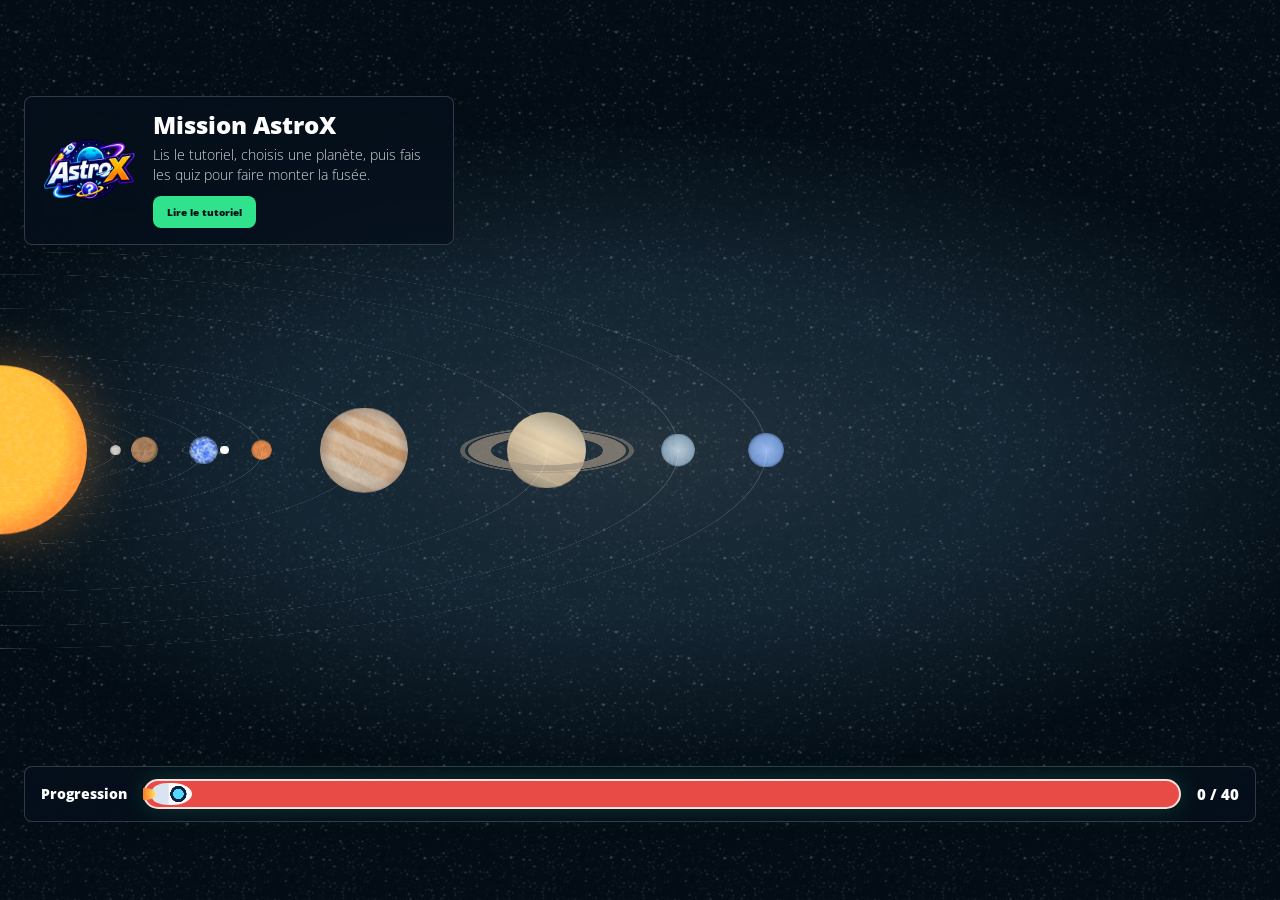
<file: index.html>
<!DOCTYPE html>
<html lang="fr">
<head>
  <!--- Source: Julian Garnier, https://codepen.io/juliangarnier/pen/krNqZO -->
  <meta charset="UTF-8">
  <meta name="viewport" content="width=device-width, initial-scale=1.0">
  <title>AstroX</title>
  <link rel="stylesheet" href="./style.css">
  <link rel="icon" type="image/png" href="./astrox.png">
</head>

<body class="opening hide-UI view-3D zoom-close data-close controls-close">
<div hidden>
  <header id="navbar">
    <a id="toggle-data" href="#data">Planètes</a>
    <h1>
      <img class="logo-navbar" src="./astrox.png" alt="AstroX">
      <span>Jeu éducatif sur le système solaire</span>
    </h1>
    <a class="lien-tutoriel" href="./tutoriel.html">Tutoriel</a>
  </header>
</div>

  <nav id="data">
    <a class="sun" data-planete="sun" title="Soleil" href="#sunspeed">Soleil</a>
    <a class="mercury" data-planete="mercury" title="Mercure" href="#mercuryspeed">Mercure</a>
    <a class="venus" data-planete="venus" title="Vénus" href="#venusspeed">Vénus</a>
    <a class="earth active" data-planete="earth" title="Terre" href="#earthspeed">Terre</a>
    <a class="mars" data-planete="mars" title="Mars" href="#marsspeed">Mars</a>
    <a class="jupiter" data-planete="jupiter" title="Jupiter" href="#jupiterspeed">Jupiter</a>
    <a class="saturn" data-planete="saturn" title="Saturne" href="#saturnspeed">Saturne</a>
    <a class="uranus" data-planete="uranus" title="Uranus" href="#uranusspeed">Uranus</a>
    <a class="neptune" data-planete="neptune" title="Neptune" href="#neptunespeed">Neptune</a>
  </nav>

  <section class="panneau-depart">
    <img src="./astrox.png" alt="Logo AstroX">
    <div>
      <h2>Mission AstroX</h2>
      <p>Lis le tutoriel, choisis une planète, puis fais les quiz pour faire monter la fusée.</p>
      <a class="bouton-depart" href="./tutoriel.html">Lire le tutoriel</a>
    </div>
  </section>

  <aside class="mission-progression" aria-label="Progression totale">
    <h2>Progression</h2>
    <div class="rail-accueil" id="railAccueil">
      <div class="fusee-accueil"></div>
    </div>
    <p id="scoreAccueil">0 / 40</p>
  </aside>

  <div id="universe" class="scale-stretched">
    <div id="galaxy">
      <div id="solar-system" class="earth">
        <div id="mercury" class="orbit">
          <div class="pos">
            <div class="planet">
              <dl class="infos">
                <dt><a class="bouton-quiz" href="./mercure.html">Quiz Mercure</a></dt>
                <dd><span></span></dd>
              </dl>
            </div>
          </div>
        </div>

        <div id="venus" class="orbit">
          <div class="pos">
            <div class="planet">
              <dl class="infos">
                <dt><a class="bouton-quiz" href="./venus.html">Quiz Vénus</a></dt>
                <dd><span></span></dd>
              </dl>
            </div>
          </div>
        </div>

        <div id="earth" class="orbit">
          <div class="pos">
            <div class="orbit">
              <div class="pos">
                <div class="moon"></div>
              </div>
            </div>
            <div class="planet">
              <dl class="infos">
                <dt><a class="bouton-quiz" href="./terre.html">Quiz Terre</a></dt>
                <dd><span></span></dd>
              </dl>
            </div>
          </div>
        </div>

        <div id="mars" class="orbit">
          <div class="pos">
            <div class="planet">
              <dl class="infos">
                <dt><a class="bouton-quiz" href="./mars.html">Quiz Mars</a></dt>
                <dd><span></span></dd>
              </dl>
            </div>
          </div>
        </div>

        <div id="jupiter" class="orbit">
          <div class="pos">
            <div class="planet">
              <dl class="infos">
                <dt><a class="bouton-quiz" href="./jupiter.html">Quiz Jupiter</a></dt>
                <dd><span></span></dd>
              </dl>
            </div>
          </div>
        </div>

        <div id="saturn" class="orbit">
          <div class="pos">
            <div class="planet">
              <div class="ring"></div>
              <dl class="infos">
                <dt><a class="bouton-quiz" href="./saturne.html">Quiz Saturne</a></dt>
                <dd><span></span></dd>
              </dl>
            </div>
          </div>
        </div>

        <div id="uranus" class="orbit">
          <div class="pos">
            <div class="planet">
              <dl class="infos">
                <dt><a class="bouton-quiz" href="./uranus.html">Quiz Uranus</a></dt>
                <dd><span></span></dd>
              </dl>
            </div>
          </div>
        </div>

        <div id="neptune" class="orbit">
          <div class="pos">
            <div class="planet">
              <dl class="infos">
                <dt><a class="bouton-quiz" href="./neptune.html">Quiz Neptune</a></dt>
                <dd><span></span></dd>
              </dl>
            </div>
          </div>
        </div>

        <div id="sun">
          <dl class="infos">
            <dt>Soleil</dt>
            <dd><span></span></dd>
          </dl>
        </div>
      </div>
    </div>
  </div>

  <script src="./script.js"></script>
</body>
</html>
</file>
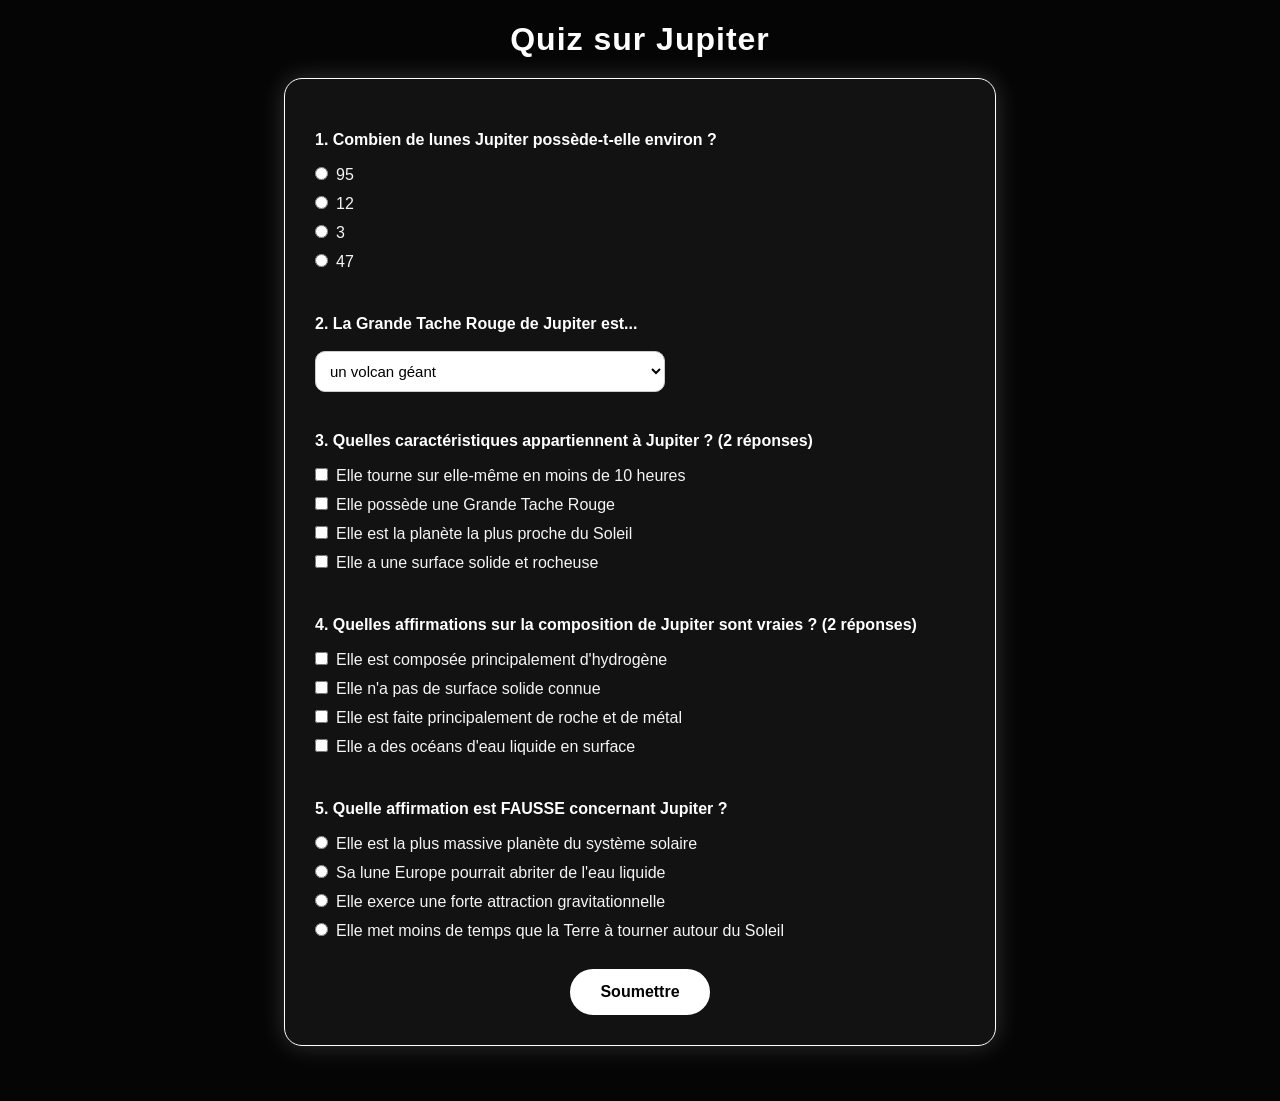
<file: jupiter.html>
<!DOCTYPE html>
<html>
<head>
  <meta charset="utf-8">
  <title>Quiz Jupiter</title>
  <!-- Feuille de style partagée par tous les quiz du projet AstroX -->
  <link rel="stylesheet" href="./quiz.css"> 
</head>
<body>
	<h1>Quiz sur Jupiter</h1>

	<form>
	  <!-- Q1 — Boutons radio : une seule réponse possible -->
	  <!-- La bonne réponse a value="1", les mauvaises ont value="0" -->
	  <p>1. Combien de lunes Jupiter possède-t-elle environ ?</p>
	  <input type="radio" id="q1_1" name="q1" value="1">95<br>  <!-- Bonne réponse -->
	  <input type="radio" id="q1_2" name="q1" value="0">12<br>
	  <input type="radio" id="q1_3" name="q1" value="0">3<br>
	  <input type="radio" id="q1_4" name="q1" value="0">47<br>
	  <br>

	  <!-- Q2 — Menu déroulant : une seule réponse possible -->
	  <!-- Le JS lit la valeur sélectionnée et vérifie si elle vaut "1" -->
	  <p>2. La Grande Tache Rouge de Jupiter est...</p>
	  <select id="q2">
		<option value="0">un volcan géant</option>
		<option value="1">une tempête qui dure depuis des siècles</option>  <!-- Bonne réponse -->
		<option value="0">un cratère d'impact</option>
	  </select><br><br>

	  <!-- Q3 — Cases à cocher : deux bonnes réponses attendues -->
	  <!-- Le JS vérifie que q3_1 ET q3_2 sont cochées, -->
	  <!-- ET que q3_3 ET q3_4 ne sont PAS cochées -->
	  <p>3. Quelles caractéristiques appartiennent à Jupiter ? (2 réponses)</p>
	  <input type="checkbox" id="q3_1" name="q3" value="1">Elle tourne sur elle-même en moins de 10 heures<br>  <!-- Bonne réponse -->
	  <input type="checkbox" id="q3_2" name="q3" value="1">Elle possède une Grande Tache Rouge<br>              <!-- Bonne réponse -->
	  <input type="checkbox" id="q3_3" name="q3" value="0">Elle est la planète la plus proche du Soleil<br>
	  <input type="checkbox" id="q3_4" name="q3" value="0">Elle a une surface solide et rocheuse<br>
	  <br>

	  <!-- Q4 — Cases à cocher : deux bonnes réponses attendues -->
	  <!-- Même logique que Q3 -->
	  <p>4. Quelles affirmations sur la composition de Jupiter sont vraies ? (2 réponses)</p>
	  <input type="checkbox" id="q4_1" name="q4" value="1">Elle est composée principalement d'hydrogène<br>  <!-- Bonne réponse -->
	  <input type="checkbox" id="q4_2" name="q4" value="1">Elle n'a pas de surface solide connue<br>         <!-- Bonne réponse -->
	  <input type="checkbox" id="q4_3" name="q4" value="0">Elle est faite principalement de roche et de métal<br>
	  <input type="checkbox" id="q4_4" name="q4" value="0">Elle a des océans d'eau liquide en surface<br>
	  <br>

	  <!-- Q5 — Boutons radio : trouver la seule affirmation FAUSSE -->
	  <!-- La bonne réponse (q5_4) a value="1" car c'est celle à -->
	  <!-- sélectionner pour obtenir le point -->
	  <p>5. Quelle affirmation est FAUSSE concernant Jupiter ?</p>
	  <input type="radio" id="q5_1" name="q5" value="0">Elle est la plus massive planète du système solaire<br>
	  <input type="radio" id="q5_2" name="q5" value="0">Sa lune Europe pourrait abriter de l'eau liquide<br>
	  <input type="radio" id="q5_3" name="q5" value="0">Elle exerce une forte attraction gravitationnelle<br>
	  <input type="radio" id="q5_4" name="q5" value="1">Elle met moins de temps que la Terre à tourner autour du Soleil<br>  <!-- Bonne réponse -->

	  <!-- Bouton de soumission : appelle la fonction calculerScore() -->
	  <button type="button" onclick="calculerScore()">Soumettre</button>
	</form>

	<!-- Zone où le score final est affiché après la soumission -->
	<h2 id="resultat"></h2>

	<!-- Zone où le compte à rebours de redirection est affiché -->
	<div id="corrections"></div>

	<script>
		function calculerScore() {
		  let score = 0;

		  // Récupère la valeur choisie dans le menu déroulant de Q2
		  let q2 = document.getElementById("q2").value;

		  // Q1 — Vérifie si le bouton radio q1_1 (95 lunes) est coché
		  if (document.getElementById("q1_1").checked) {
			score++;
		  }

		  // Q2 — Vérifie si la valeur du menu déroulant est "1" (bonne réponse)
		  if (q2 === "1") {
			score++;
		  }

		  // Q3 — Les deux bonnes cases doivent être cochées
		  //      et les deux mauvaises ne doivent pas l'être
		  if (document.getElementById("q3_1").checked &&
		      document.getElementById("q3_2").checked &&
		     !document.getElementById("q3_3").checked &&
		     !document.getElementById("q3_4").checked) {
			score++;
		  }

		  // Q4 — Même logique que Q3
		  if (document.getElementById("q4_1").checked &&
		      document.getElementById("q4_2").checked &&
		     !document.getElementById("q4_3").checked &&
		     !document.getElementById("q4_4").checked) {
			score++;
		  }

		  // Q5 — Vérifie si l'affirmation fausse (q5_4) a été identifiée
		  if (document.getElementById("q5_4").checked) {
			score++;
		  }

		  // Affiche le score dans la balise h2 avec l'id "resultat"
		  document.getElementById("resultat").innerHTML
  		    = "Élève, ton score est : " + score + " / 5";

		  // Sauvegarde le score dans le localStorage du navigateur
		  // Permet à la page d'accueil de lire ce score pour la barre de progression
		  localStorage.setItem("astrox_jupiter", score);

		  // Démarre un compte à rebours de 3 secondes avant de rediriger
		  let secondes = 3;
		  document.getElementById("corrections").innerHTML
		    = "Retour à l'accueil dans " + secondes + " secondes...";

		  // setInterval répète la fonction toutes les 1000 ms (1 seconde)
		  let compte = setInterval(function () {
			secondes--;

			// Met à jour le texte du compte à rebours à chaque seconde
			document.getElementById("corrections").innerHTML
			  = "Retour à l'accueil dans " + secondes + " secondes...";

			// Quand le compteur atteint 0, on arrête l'intervalle et on redirige
			if (secondes <= 0) {
			  clearInterval(compte);
			  window.location.href = "./index.html";
			}
		  }, 1000);
		}
	</script>
</body>
</html>
</file>
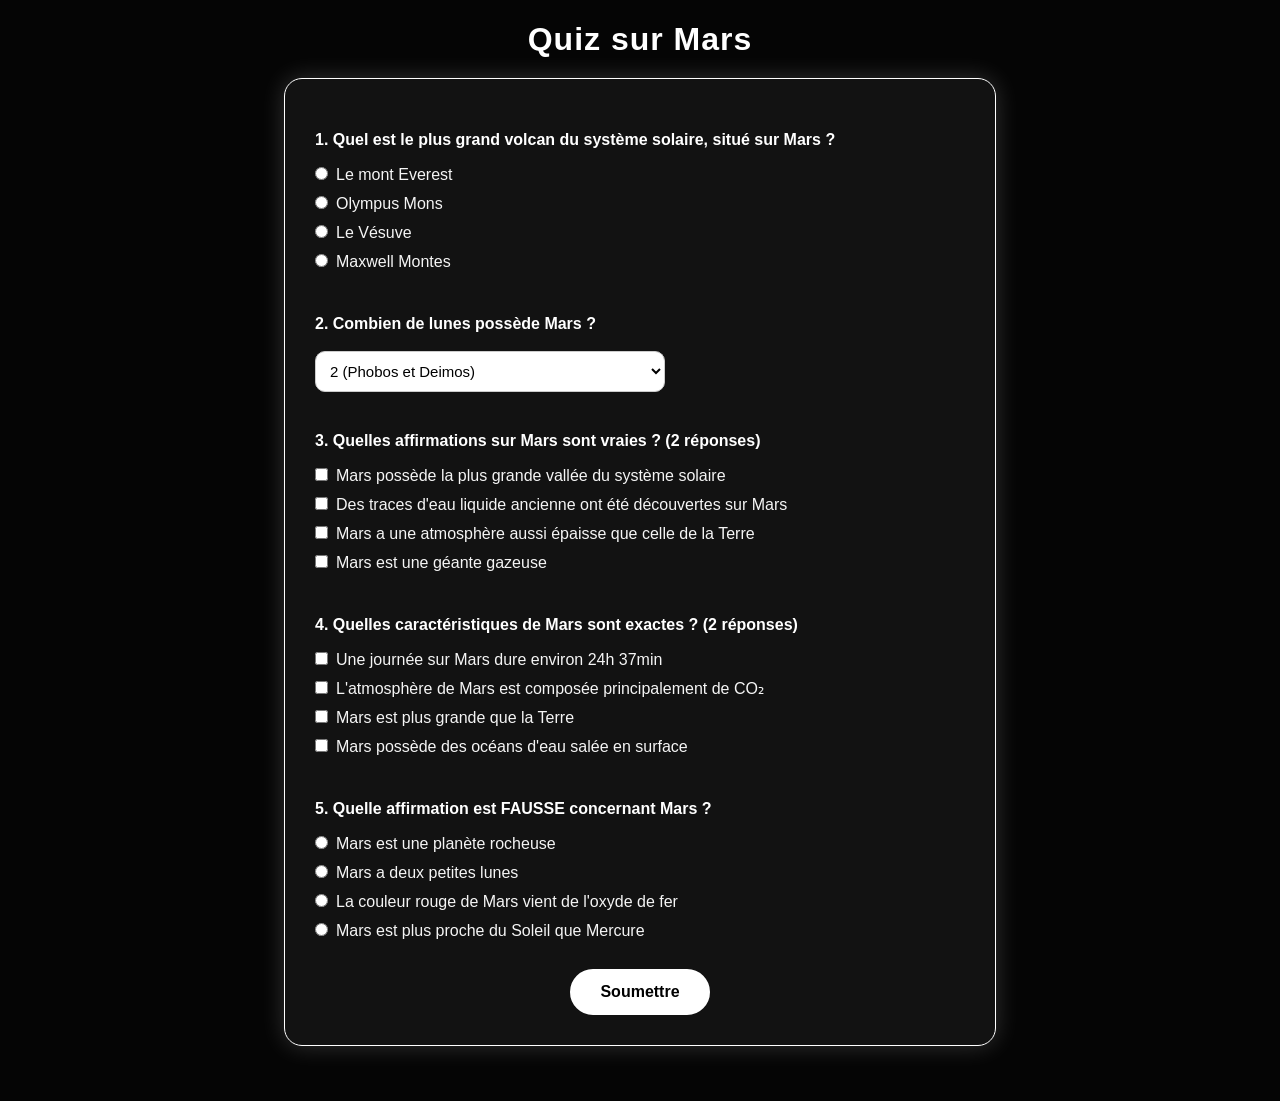
<file: mars.html>
<!DOCTYPE html>
<html>
<head>
  <meta charset="utf-8">
  <title>Quiz Mars</title>
  <!-- Feuille de style partagée par tous les quiz du projet AstroX -->
  <link rel="stylesheet" href="./quiz.css">
</head>
<body>
  <h1>Quiz sur Mars</h1>

  <form>
    <!-- Q1 — Boutons radio : une seule réponse possible -->
    <!-- La bonne réponse a value="1", les mauvaises ont value="0" -->
    <p>1. Quel est le plus grand volcan du système solaire, situé sur Mars ?</p>
    <input type="radio" id="q1_1" name="q1" value="0">Le mont Everest<br>
    <input type="radio" id="q1_2" name="q1" value="1">Olympus Mons<br>  <!-- Bonne réponse -->
    <input type="radio" id="q1_3" name="q1" value="0">Le Vésuve<br>
    <input type="radio" id="q1_4" name="q1" value="0">Maxwell Montes<br>
    <br>

    <!-- Q2 — Menu déroulant : une seule réponse possible -->
    <!-- Le JS lit la valeur sélectionnée et vérifie si elle vaut "1" -->
    <p>2. Combien de lunes possède Mars ?</p>
    <select id="q2">
      <option value="1">2 (Phobos et Deimos)</option>  <!-- Bonne réponse -->
      <option value="0">0</option>
      <option value="0">14</option>
    </select><br><br>

    <!-- Q3 — Cases à cocher : deux bonnes réponses attendues -->
    <!-- Le JS vérifie que q3_1 ET q3_2 sont cochées, -->
    <!-- ET que q3_3 ET q3_4 ne sont PAS cochées -->
    <p>3. Quelles affirmations sur Mars sont vraies ? (2 réponses)</p>
    <input type="checkbox" id="q3_1" name="q3" value="1">Mars possède la plus grande vallée du système solaire<br>  <!-- Bonne réponse -->
    <input type="checkbox" id="q3_2" name="q3" value="1">Des traces d'eau liquide ancienne ont été découvertes sur Mars<br>  <!-- Bonne réponse -->
    <input type="checkbox" id="q3_3" name="q3" value="0">Mars a une atmosphère aussi épaisse que celle de la Terre<br>
    <input type="checkbox" id="q3_4" name="q3" value="0">Mars est une géante gazeuse<br>
    <br>

    <!-- Q4 — Cases à cocher : deux bonnes réponses attendues -->
    <!-- Même logique que Q3 -->
    <p>4. Quelles caractéristiques de Mars sont exactes ? (2 réponses)</p>
    <input type="checkbox" id="q4_1" name="q4" value="1">Une journée sur Mars dure environ 24h 37min<br>  <!-- Bonne réponse -->
    <input type="checkbox" id="q4_2" name="q4" value="1">L'atmosphère de Mars est composée principalement de CO₂<br>  <!-- Bonne réponse -->
    <input type="checkbox" id="q4_3" name="q4" value="0">Mars est plus grande que la Terre<br>
    <input type="checkbox" id="q4_4" name="q4" value="0">Mars possède des océans d'eau salée en surface<br>
    <br>

    <!-- Q5 — Boutons radio : trouver la seule affirmation FAUSSE -->
    <!-- La bonne réponse (q5_4) a value="1" car c'est celle à -->
    <!-- sélectionner pour obtenir le point -->
    <p>5. Quelle affirmation est FAUSSE concernant Mars ?</p>
    <input type="radio" id="q5_1" name="q5" value="0">Mars est une planète rocheuse<br>
    <input type="radio" id="q5_2" name="q5" value="0">Mars a deux petites lunes<br>
    <input type="radio" id="q5_3" name="q5" value="0">La couleur rouge de Mars vient de l'oxyde de fer<br>
    <input type="radio" id="q5_4" name="q5" value="1">Mars est plus proche du Soleil que Mercure<br>  <!-- Bonne réponse -->

    <!-- Bouton de soumission : appelle la fonction calculerScore() -->
    <button type="button" onclick="calculerScore()">Soumettre</button>
  </form>

  <!-- Zone où le score final est affiché après la soumission -->
  <h2 id="resultat"></h2>

  <!-- Zone où le compte à rebours de redirection est affiché -->
  <div id="corrections"></div>

  <script>
    function calculerScore() {
      let score = 0;

      // Récupère la valeur choisie dans le menu déroulant de Q2
      let q2 = document.getElementById("q2").value;

      // Q1 — Vérifie si le bouton radio q1_2 (Olympus Mons) est coché
      if (document.getElementById("q1_2").checked) {
        score++;
      }

      // Q2 — Vérifie si la valeur du menu déroulant est "1" (bonne réponse)
      if (q2 === "1") {
        score++;
      }

      // Q3 — Les deux bonnes cases doivent être cochées
      //      et les deux mauvaises ne doivent pas l'être
      if (document.getElementById("q3_1").checked &&
          document.getElementById("q3_2").checked &&
         !document.getElementById("q3_3").checked &&
         !document.getElementById("q3_4").checked) {
        score++;
      }

      // Q4 — Même logique que Q3
      if (document.getElementById("q4_1").checked &&
          document.getElementById("q4_2").checked &&
         !document.getElementById("q4_3").checked &&
         !document.getElementById("q4_4").checked) {
        score++;
      }

      // Q5 — Vérifie si l'affirmation fausse (q5_4) a été identifiée
      if (document.getElementById("q5_4").checked) {
        score++;
      }

      // Affiche le score dans la balise h2 avec l'id "resultat"
      document.getElementById("resultat").innerHTML =
        "Élève, ton score est : " + score + " / 5";

      // Sauvegarde le score dans le localStorage du navigateur
      // Permet à la page d'accueil de lire ce score pour la barre de progression
      localStorage.setItem("astrox_mars", score);

      // Démarre un compte à rebours de 3 secondes avant de rediriger
      let secondes = 3;
      document.getElementById("corrections").innerHTML =
        "Retour à l'accueil dans " + secondes + " secondes...";

      // setInterval répète la fonction toutes les 1000 ms (1 seconde)
      let compte = setInterval(function () {
        secondes--;

        // Met à jour le texte du compte à rebours à chaque seconde
        document.getElementById("corrections").innerHTML =
          "Retour à l'accueil dans " + secondes + " secondes...";

        // Quand le compteur atteint 0, on arrête l'intervalle et on redirige
        if (secondes <= 0) {
          clearInterval(compte);
          window.location.href = "./index.html";
        }
      }, 1000);
    }
  </script>
</body>
</html>
</file>
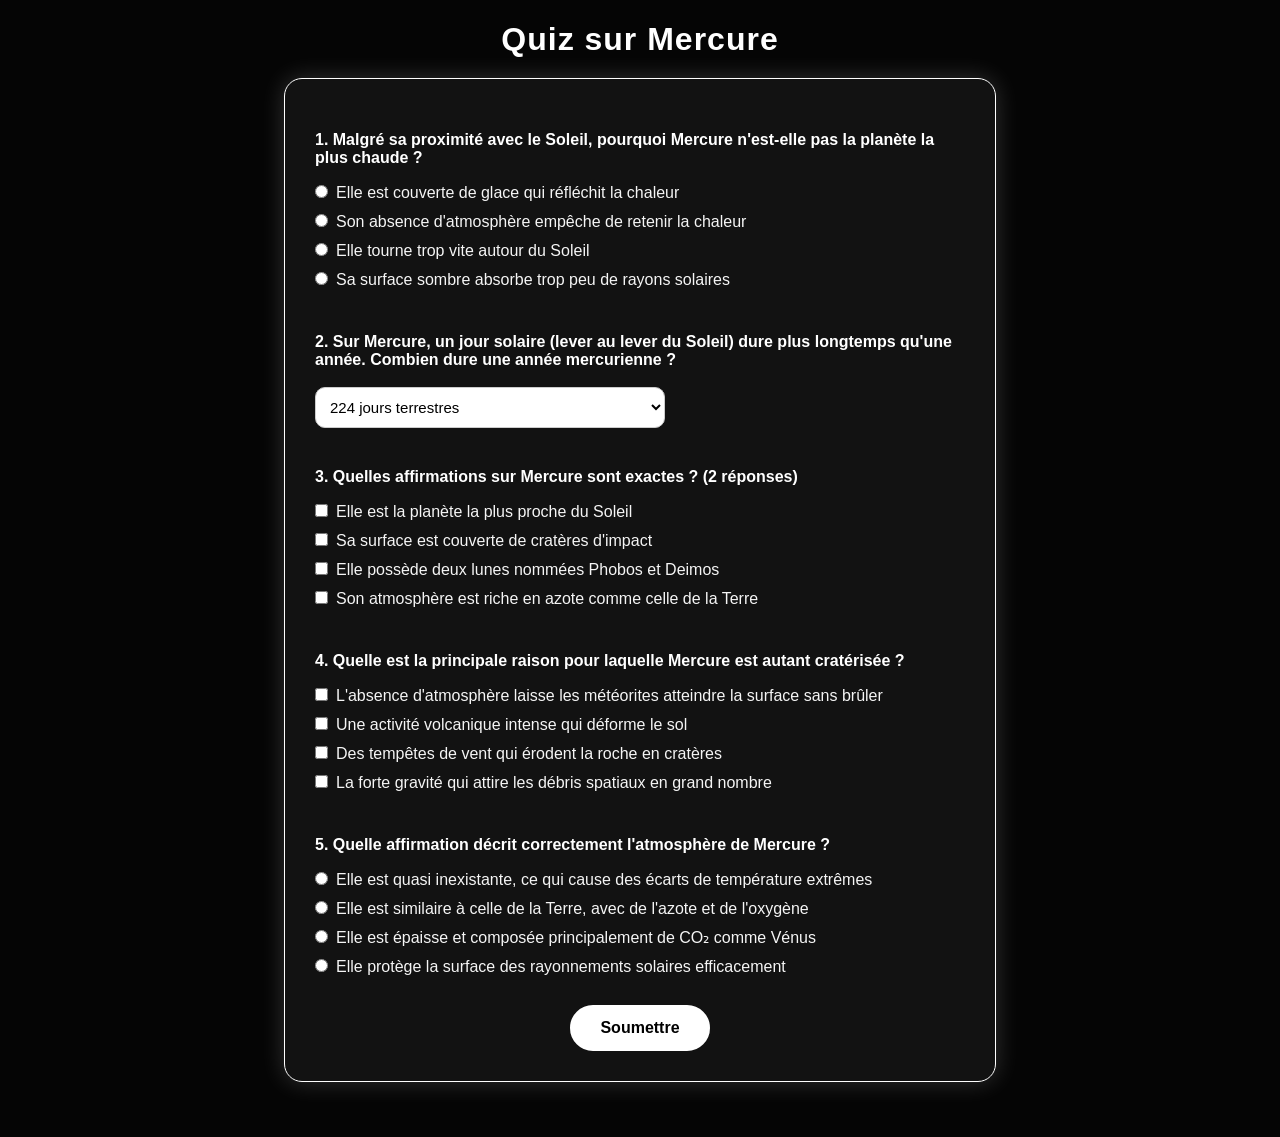
<file: mercure.html>
<!DOCTYPE html>
<html>
<head>
  <meta charset="utf-8">
  <title>Quiz Mercure</title>
  <!-- Feuille de style partagée par tous les quiz du projet AstroX -->
  <link rel="stylesheet" href="./quiz.css">
</head>
<body>

  <h1>Quiz sur Mercure</h1>

  <form>

    <!-- Q1 — Boutons radio : une seule réponse possible -->
    <!-- La bonne réponse a value="1", les mauvaises ont value="0" -->
    <p>1. Malgré sa proximité avec le Soleil, pourquoi Mercure n'est-elle pas la planète la plus chaude ?</p>
    <input type="radio" id="q1_1" name="q1" value="0">Elle est couverte de glace qui réfléchit la chaleur<br>
    <input type="radio" id="q1_2" name="q1" value="1">Son absence d'atmosphère empêche de retenir la chaleur<br>  <!-- Bonne réponse -->
    <input type="radio" id="q1_3" name="q1" value="0">Elle tourne trop vite autour du Soleil<br>
    <input type="radio" id="q1_4" name="q1" value="0">Sa surface sombre absorbe trop peu de rayons solaires<br>
    <br>

    <!-- Q2 — Menu déroulant : une seule réponse possible -->
    <!-- Le JS lit la valeur sélectionnée et vérifie si elle vaut "1" -->
    <p>2. Sur Mercure, un jour solaire (lever au lever du Soleil) dure plus longtemps qu'une année. Combien dure une année mercurienne ?</p>
    <select id="q2">
      <option value="0">224 jours terrestres</option>
      <option value="1">88 jours terrestres</option>   <!-- Bonne réponse -->
      <option value="0">176 jours terrestres</option>
    </select><br><br>

    <!-- Q3 — Cases à cocher : deux bonnes réponses attendues -->
    <!-- Le JS vérifie que q3_1 ET q3_2 sont cochées, -->
    <!-- ET que q3_3 ET q3_4 ne sont PAS cochées -->
    <p>3. Quelles affirmations sur Mercure sont exactes ? (2 réponses)</p>
    <input type="checkbox" id="q3_1" name="q3" value="1">Elle est la planète la plus proche du Soleil<br>          <!-- Bonne réponse -->
    <input type="checkbox" id="q3_2" name="q3" value="1">Sa surface est couverte de cratères d'impact<br>          <!-- Bonne réponse -->
    <input type="checkbox" id="q3_3" name="q3" value="0">Elle possède deux lunes nommées Phobos et Deimos<br>
    <input type="checkbox" id="q3_4" name="q3" value="0">Son atmosphère est riche en azote comme celle de la Terre<br>
    <br>

    <!-- Q4 — Case à cocher : une seule bonne réponse attendue -->
    <!-- Le JS vérifie que q4_1 est cochée -->
    <!-- ET que q4_2, q4_3 et q4_4 ne sont PAS cochées -->
    <p>4. Quelle est la principale raison pour laquelle Mercure est autant cratérisée ?</p>
    <input type="checkbox" id="q4_1" name="q4" value="1">L'absence d'atmosphère laisse les météorites atteindre la surface sans brûler<br>  <!-- Bonne réponse -->
    <input type="checkbox" id="q4_2" name="q4" value="0">Une activité volcanique intense qui déforme le sol<br>
    <input type="checkbox" id="q4_3" name="q4" value="0">Des tempêtes de vent qui érodent la roche en cratères<br>
    <input type="checkbox" id="q4_4" name="q4" value="0">La forte gravité qui attire les débris spatiaux en grand nombre<br>
    <br>

    <!-- Q5 — Boutons radio : trouver la bonne description de l'atmosphère -->
    <!-- La bonne réponse est q5_1, qui a value="1" -->
    <p>5. Quelle affirmation décrit correctement l'atmosphère de Mercure ?</p>
    <input type="radio" id="q5_1" name="q5" value="1">Elle est quasi inexistante, ce qui cause des écarts de température extrêmes<br>  <!-- Bonne réponse -->
    <input type="radio" id="q5_2" name="q5" value="0">Elle est similaire à celle de la Terre, avec de l'azote et de l'oxygène<br>
    <input type="radio" id="q5_3" name="q5" value="0">Elle est épaisse et composée principalement de CO₂ comme Vénus<br>
    <input type="radio" id="q5_4" name="q5" value="0">Elle protège la surface des rayonnements solaires efficacement<br>

    <!-- Bouton de soumission : appelle la fonction calculerScore() -->
    <button type="button" onclick="calculerScore()">Soumettre</button>

  </form>

  <!-- Zone où le score final est affiché après la soumission -->
  <h2 id="resultat"></h2>

  <!-- Zone où le compte à rebours de redirection est affiché -->
  <div id="corrections"></div>

  <script>
    function calculerScore() {
      let score = 0;

      // Récupère la valeur choisie dans le menu déroulant de Q2
      let q2 = document.getElementById("q2").value;

      // Q1 — Vérifie si le bouton radio q1_2 (absence d'atmosphère) est coché
      if (document.getElementById("q1_2").checked) {
        score++;
      }

      // Q2 — Vérifie si la valeur du menu déroulant est "1" (bonne réponse)
      if (q2 === "1") {
        score++;
      }

      // Q3 — Les deux bonnes cases doivent être cochées
      //      et les deux mauvaises ne doivent pas l'être
      if (document.getElementById("q3_1").checked &&
          document.getElementById("q3_2").checked &&
         !document.getElementById("q3_3").checked &&
         !document.getElementById("q3_4").checked) {
        score++;
      }

      // Q4 — La seule bonne case doit être cochée
      //      et les trois mauvaises ne doivent pas l'être
      if ( document.getElementById("q4_1").checked &&
         !document.getElementById("q4_2").checked &&
         !document.getElementById("q4_3").checked &&
         !document.getElementById("q4_4").checked) {
        score++;
      }

      // Q5 — Vérifie si le bouton radio q5_1 (atmosphère quasi inexistante) est coché
      if (document.getElementById("q5_1").checked) {
        score++;
      }

      // Affiche le score dans la balise h2 avec l'id "resultat"
      document.getElementById("resultat").innerHTML =
        "Élève, ton score est : " + score + " / 5";

      // Sauvegarde le score dans le localStorage du navigateur
      // Permet à la page d'accueil de lire ce score pour la barre de progression
      localStorage.setItem("astrox_mercure", score);

      // Démarre un compte à rebours de 3 secondes avant de rediriger
      let secondes = 3;
      document.getElementById("corrections").innerHTML =
        "Retour à l'accueil dans " + secondes + " secondes...";

      // setInterval répète la fonction toutes les 1000 ms (1 seconde)
      let compte = setInterval(function () {
        secondes--;

        // Met à jour le texte du compte à rebours à chaque seconde
        document.getElementById("corrections").innerHTML =
          "Retour à l'accueil dans " + secondes + " secondes...";

        // Quand le compteur atteint 0, on arrête l'intervalle et on redirige
        if (secondes <= 0) {
          clearInterval(compte);
          window.location.href = "./index.html";
        }
      }, 1000);
    }
  </script>

</body>
</html>
</file>
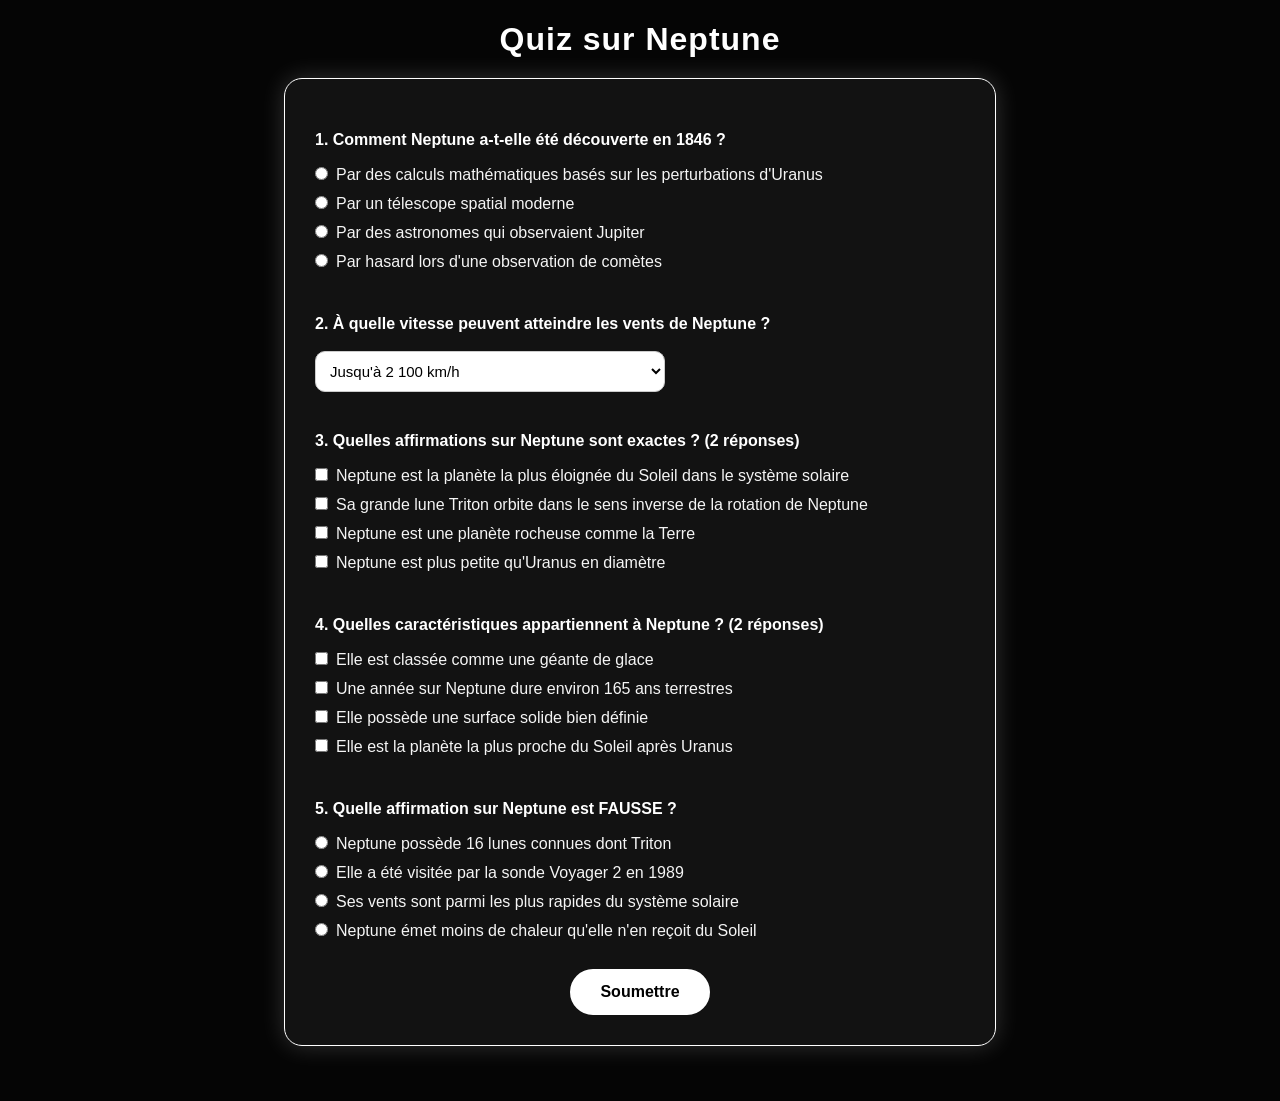
<file: neptune.html>
<!DOCTYPE html>
<html>
<head>
  <meta charset="utf-8">
  <title>Quiz Neptune</title>
  <!-- Feuille de style partagée par tous les quiz du projet AstroX -->
  <link rel="stylesheet" href="./quiz.css">
</head>
<body>

  <h1>Quiz sur Neptune</h1>

  <form>

    <!-- Q1 — Boutons radio : une seule réponse possible -->
    <!-- La bonne réponse a value="1", les mauvaises ont value="0" -->
    <p>1. Comment Neptune a-t-elle été découverte en 1846 ?</p>
    <input type="radio" id="q1_1" name="q1" value="1">Par des calculs mathématiques basés sur les perturbations d'Uranus<br>  <!-- Bonne réponse -->
    <input type="radio" id="q1_2" name="q1" value="0">Par un télescope spatial moderne<br>
    <input type="radio" id="q1_3" name="q1" value="0">Par des astronomes qui observaient Jupiter<br>
    <input type="radio" id="q1_4" name="q1" value="0">Par hasard lors d'une observation de comètes<br>
    <br>

    <!-- Q2 — Menu déroulant : une seule réponse possible -->
    <!-- Le JS lit la valeur sélectionnée et vérifie si elle vaut "1" -->
    <p>2. À quelle vitesse peuvent atteindre les vents de Neptune ?</p>
    <select id="q2">
      <option value="1">Jusqu'à 2 100 km/h</option>  <!-- Bonne réponse -->
      <option value="0">Environ 300 km/h</option>
      <option value="0">Moins de 100 km/h</option>
    </select><br><br>

    <!-- Q3 — Cases à cocher : deux bonnes réponses attendues -->
    <!-- Le JS vérifie que q3_1 ET q3_2 sont cochées, -->
    <!-- ET que q3_3 ET q3_4 ne sont PAS cochées -->
    <p>3. Quelles affirmations sur Neptune sont exactes ? (2 réponses)</p>
    <input type="checkbox" id="q3_1" name="q3" value="1">Neptune est la planète la plus éloignée du Soleil dans le système solaire<br>  <!-- Bonne réponse -->
    <input type="checkbox" id="q3_2" name="q3" value="1">Sa grande lune Triton orbite dans le sens inverse de la rotation de Neptune<br>  <!-- Bonne réponse -->
    <input type="checkbox" id="q3_3" name="q3" value="0">Neptune est une planète rocheuse comme la Terre<br>
    <input type="checkbox" id="q3_4" name="q3" value="0">Neptune est plus petite qu'Uranus en diamètre<br>
    <br>

    <!-- Q4 — Cases à cocher : deux bonnes réponses attendues -->
    <!-- Même logique que Q3 -->
    <p>4. Quelles caractéristiques appartiennent à Neptune ? (2 réponses)</p>
    <input type="checkbox" id="q4_1" name="q4" value="1">Elle est classée comme une géante de glace<br>  <!-- Bonne réponse -->
    <input type="checkbox" id="q4_2" name="q4" value="1">Une année sur Neptune dure environ 165 ans terrestres<br>  <!-- Bonne réponse -->
    <input type="checkbox" id="q4_3" name="q4" value="0">Elle possède une surface solide bien définie<br>
    <input type="checkbox" id="q4_4" name="q4" value="0">Elle est la planète la plus proche du Soleil après Uranus<br>
    <br>

    <!-- Q5 — Boutons radio : trouver la seule affirmation FAUSSE -->
    <!-- La bonne réponse (q5_4) a value="1" car c'est celle à -->
    <!-- sélectionner pour obtenir le point -->
    <p>5. Quelle affirmation sur Neptune est FAUSSE ?</p>
    <input type="radio" id="q5_1" name="q5" value="0">Neptune possède 16 lunes connues dont Triton<br>
    <input type="radio" id="q5_2" name="q5" value="0">Elle a été visitée par la sonde Voyager 2 en 1989<br>
    <input type="radio" id="q5_3" name="q5" value="0">Ses vents sont parmi les plus rapides du système solaire<br>
    <input type="radio" id="q5_4" name="q5" value="1">Neptune émet moins de chaleur qu'elle n'en reçoit du Soleil<br>  <!-- Bonne réponse -->

    <!-- Bouton de soumission : appelle la fonction calculerScore() -->
    <button type="button" onclick="calculerScore()">Soumettre</button>

  </form>

  <!-- Zone où le score final est affiché après la soumission -->
  <h2 id="resultat"></h2>

  <!-- Zone où le compte à rebours de redirection est affiché -->
  <div id="corrections"></div>

  <script>
    function calculerScore() {
      let score = 0;

      // Récupère la valeur choisie dans le menu déroulant de Q2
      let q2 = document.getElementById("q2").value;

      // Q1 — Vérifie si le bouton radio q1_1 (calculs mathématiques) est coché
      if (document.getElementById("q1_1").checked) {
        score++;
      }

      // Q2 — Vérifie si la valeur du menu déroulant est "1" (bonne réponse)
      if (q2 === "1") {
        score++;
      }

      // Q3 — Les deux bonnes cases doivent être cochées
      //      et les deux mauvaises ne doivent pas l'être
      if ( document.getElementById("q3_1").checked &&
           document.getElementById("q3_2").checked &&
          !document.getElementById("q3_3").checked &&
          !document.getElementById("q3_4").checked) {
        score++;
      }

      // Q4 — Même logique que Q3
      if ( document.getElementById("q4_1").checked &&
           document.getElementById("q4_2").checked &&
          !document.getElementById("q4_3").checked &&
          !document.getElementById("q4_4").checked) {
        score++;
      }

      // Q5 — Vérifie si l'affirmation fausse (q5_4) a été identifiée
      if (document.getElementById("q5_4").checked) {
        score++;
      }

      // Affiche le score dans la balise h2 avec l'id "resultat"
      document.getElementById("resultat").innerHTML =
        "Élève, ton score est : " + score + " / 5";

      // Sauvegarde le score dans le localStorage du navigateur
      // Permet à la page d'accueil de lire ce score pour la barre de progression
      localStorage.setItem("astrox_neptune", score);

      // Démarre un compte à rebours de 3 secondes avant de rediriger
      let secondes = 3;
      document.getElementById("corrections").innerHTML =
        "Retour à l'accueil dans " + secondes + " secondes...";

      // setInterval répète la fonction toutes les 1000 ms (1 seconde)
      let compte = setInterval(function () {
        secondes--;

        // Met à jour le texte du compte à rebours à chaque seconde
        document.getElementById("corrections").innerHTML =
          "Retour à l'accueil dans " + secondes + " secondes...";

        // Quand le compteur atteint 0, on arrête l'intervalle et on redirige
        if (secondes <= 0) {
          clearInterval(compte);
          window.location.href = "./index.html";
        }
      }, 1000);
    }
  </script>

</body>
</html>
</file>
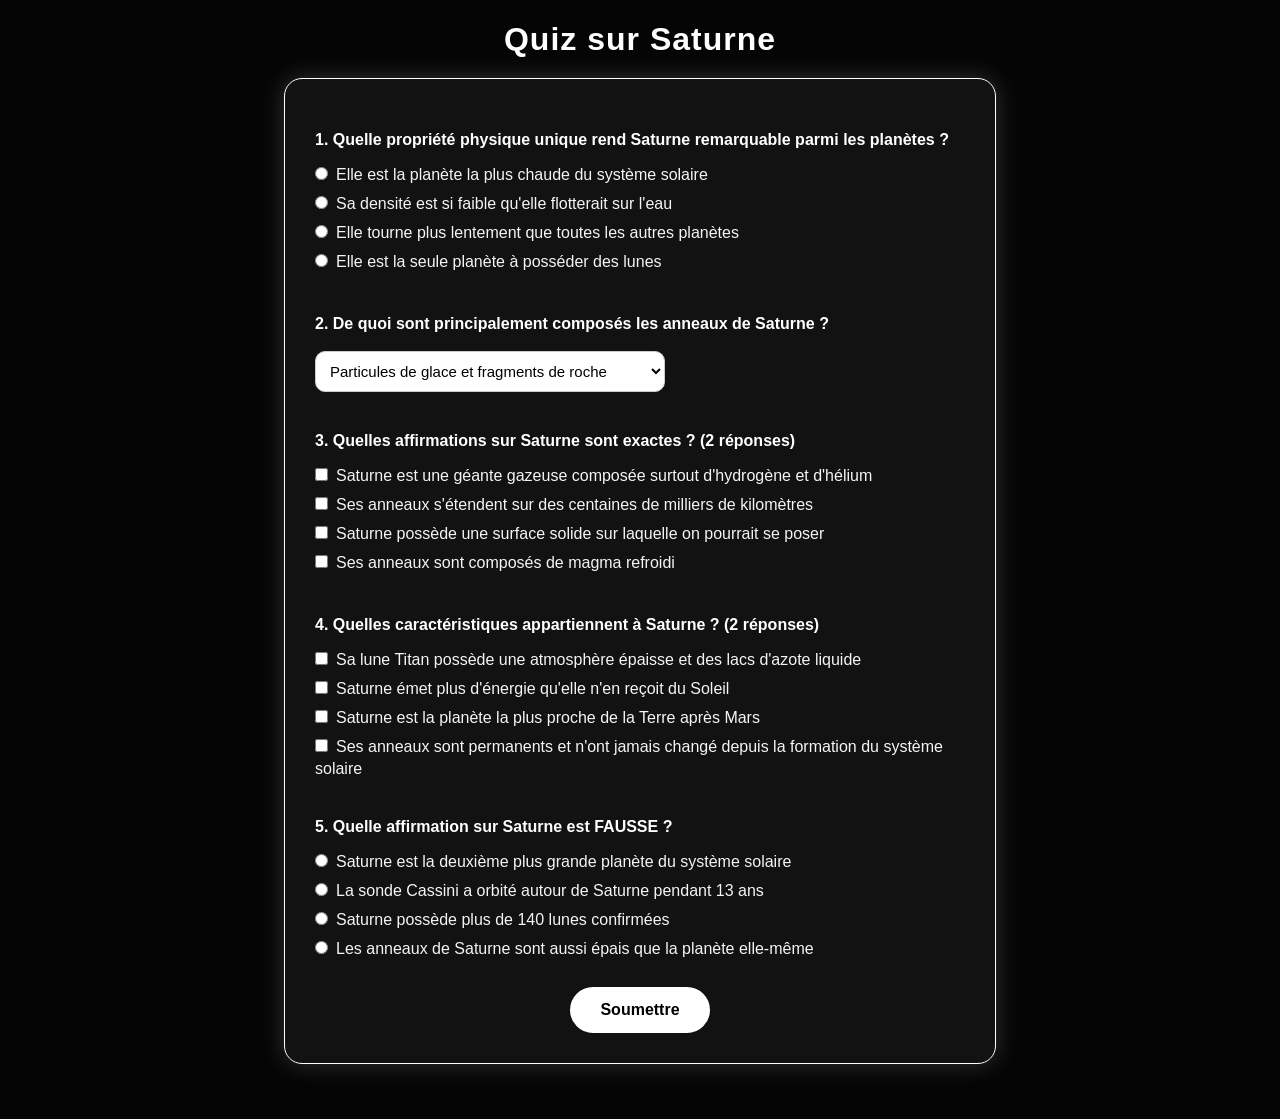
<file: saturne.html>
<!DOCTYPE html>
<html>
<head>
  <meta charset="utf-8">
  <title>Quiz Saturne</title>
  <!-- Feuille de style partagée par tous les quiz du projet AstroX -->
  <link rel="stylesheet" href="./quiz.css">
</head>
<body>

  <h1>Quiz sur Saturne</h1>

  <form>

    <!-- Q1 — Boutons radio : une seule réponse possible -->
    <!-- La bonne réponse a value="1", les mauvaises ont value="0" -->
    <p>1. Quelle propriété physique unique rend Saturne remarquable parmi les planètes ?</p>
    <input type="radio" id="q1_1" name="q1" value="0">Elle est la planète la plus chaude du système solaire<br>
    <input type="radio" id="q1_2" name="q1" value="1">Sa densité est si faible qu'elle flotterait sur l'eau<br>  <!-- Bonne réponse -->
    <input type="radio" id="q1_3" name="q1" value="0">Elle tourne plus lentement que toutes les autres planètes<br>
    <input type="radio" id="q1_4" name="q1" value="0">Elle est la seule planète à posséder des lunes<br>
    <br>

    <!-- Q2 — Menu déroulant : une seule réponse possible -->
    <!-- Le JS lit la valeur sélectionnée et vérifie si elle vaut "1" -->
    <p>2. De quoi sont principalement composés les anneaux de Saturne ?</p>
    <select id="q2">
      <option value="1">Particules de glace et fragments de roche</option>  <!-- Bonne réponse -->
      <option value="0">Gaz chauds et poussières volcaniques</option>
      <option value="0">Cristaux de fer et débris métalliques</option>
    </select><br><br>

    <!-- Q3 — Cases à cocher : deux bonnes réponses attendues -->
    <!-- Le JS vérifie que q3_1 ET q3_2 sont cochées, -->
    <!-- ET que q3_3 ET q3_4 ne sont PAS cochées -->
    <p>3. Quelles affirmations sur Saturne sont exactes ? (2 réponses)</p>
    <input type="checkbox" id="q3_1" name="q3" value="1">Saturne est une géante gazeuse composée surtout d'hydrogène et d'hélium<br>  <!-- Bonne réponse -->
    <input type="checkbox" id="q3_2" name="q3" value="1">Ses anneaux s'étendent sur des centaines de milliers de kilomètres<br>  <!-- Bonne réponse -->
    <input type="checkbox" id="q3_3" name="q3" value="0">Saturne possède une surface solide sur laquelle on pourrait se poser<br>
    <input type="checkbox" id="q3_4" name="q3" value="0">Ses anneaux sont composés de magma refroidi<br>
    <br>

    <!-- Q4 — Cases à cocher : deux bonnes réponses attendues -->
    <!-- Même logique que Q3 -->
    <p>4. Quelles caractéristiques appartiennent à Saturne ? (2 réponses)</p>
    <input type="checkbox" id="q4_1" name="q4" value="1">Sa lune Titan possède une atmosphère épaisse et des lacs d'azote liquide<br>  <!-- Bonne réponse -->
    <input type="checkbox" id="q4_2" name="q4" value="1">Saturne émet plus d'énergie qu'elle n'en reçoit du Soleil<br>  <!-- Bonne réponse -->
    <input type="checkbox" id="q4_3" name="q4" value="0">Saturne est la planète la plus proche de la Terre après Mars<br>
    <input type="checkbox" id="q4_4" name="q4" value="0">Ses anneaux sont permanents et n'ont jamais changé depuis la formation du système solaire<br>
    <br>

    <!-- Q5 — Boutons radio : trouver la seule affirmation FAUSSE -->
    <!-- La bonne réponse (q5_4) a value="1" car c'est celle à -->
    <!-- sélectionner pour obtenir le point -->
    <p>5. Quelle affirmation sur Saturne est FAUSSE ?</p>
    <input type="radio" id="q5_1" name="q5" value="0">Saturne est la deuxième plus grande planète du système solaire<br>
    <input type="radio" id="q5_2" name="q5" value="0">La sonde Cassini a orbité autour de Saturne pendant 13 ans<br>
    <input type="radio" id="q5_3" name="q5" value="0">Saturne possède plus de 140 lunes confirmées<br>
    <input type="radio" id="q5_4" name="q5" value="1">Les anneaux de Saturne sont aussi épais que la planète elle-même<br>  <!-- Bonne réponse -->

    <!-- Bouton de soumission : appelle la fonction calculerScore() -->
    <button type="button" onclick="calculerScore()">Soumettre</button>

  </form>

  <!-- Zone où le score final est affiché après la soumission -->
  <h2 id="resultat"></h2>

  <!-- Zone où le compte à rebours de redirection est affiché -->
  <div id="corrections"></div>

  <script>
    function calculerScore() {
      let score = 0;

      // Récupère la valeur choisie dans le menu déroulant de Q2
      let q2 = document.getElementById("q2").value;

      // Q1 — Vérifie si le bouton radio q1_2 (densité faible) est coché
      if (document.getElementById("q1_2").checked) {
        score++;
      }

      // Q2 — Vérifie si la valeur du menu déroulant est "1" (bonne réponse)
      if (q2 === "1") {
        score++;
      }

      // Q3 — Les deux bonnes cases doivent être cochées
      //      et les deux mauvaises ne doivent pas l'être
      if ( document.getElementById("q3_1").checked &&
           document.getElementById("q3_2").checked &&
          !document.getElementById("q3_3").checked &&
          !document.getElementById("q3_4").checked) {
        score++;
      }

      // Q4 — Même logique que Q3
      if ( document.getElementById("q4_1").checked &&
           document.getElementById("q4_2").checked &&
          !document.getElementById("q4_3").checked &&
          !document.getElementById("q4_4").checked) {
        score++;
      }

      // Q5 — Vérifie si l'affirmation fausse (q5_4) a été identifiée
      if (document.getElementById("q5_4").checked) {
        score++;
      }

      // Affiche le score dans la balise h2 avec l'id "resultat"
      document.getElementById("resultat").innerHTML =
        "Élève, ton score est : " + score + " / 5";

      // Sauvegarde le score dans le localStorage du navigateur
      // Permet à la page d'accueil de lire ce score pour la barre de progression
      localStorage.setItem("astrox_saturne", score);

      // Démarre un compte à rebours de 3 secondes avant de rediriger
      let secondes = 3;
      document.getElementById("corrections").innerHTML =
        "Retour à l'accueil dans " + secondes + " secondes...";

      // setInterval répète la fonction toutes les 1000 ms (1 seconde)
      let compte = setInterval(function () {
        secondes--;

        // Met à jour le texte du compte à rebours à chaque seconde
        document.getElementById("corrections").innerHTML =
          "Retour à l'accueil dans " + secondes + " secondes...";

        // Quand le compteur atteint 0, on arrête l'intervalle et on redirige
        if (secondes <= 0) {
          clearInterval(compte);
          window.location.href = "./index.html";
        }
      }, 1000);
    }
  </script>

</body>
</html>
</file>
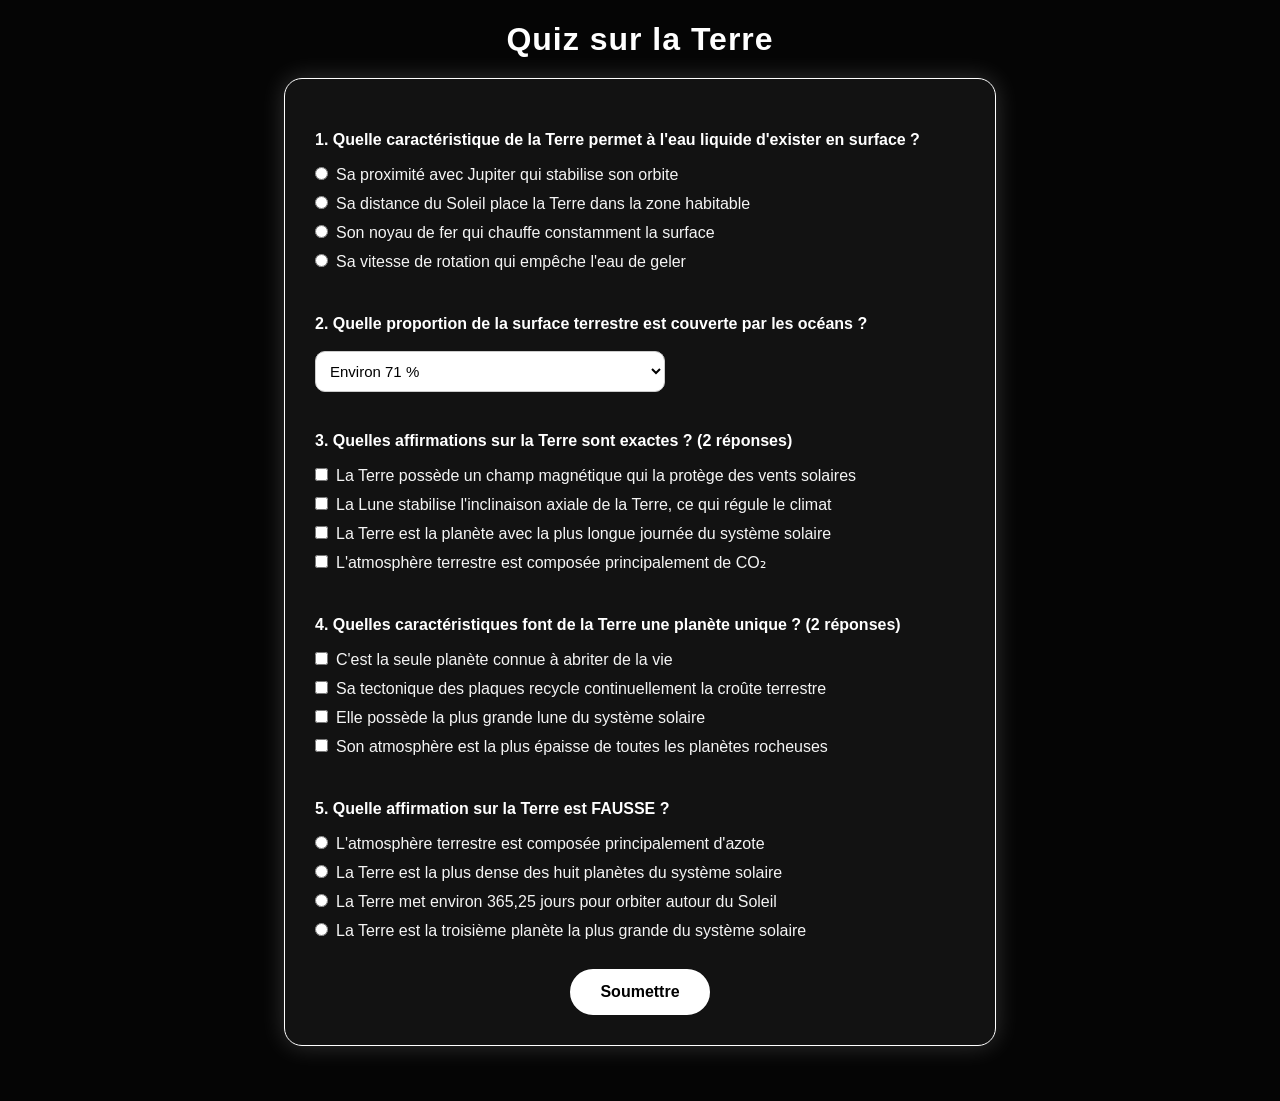
<file: terre.html>
<!DOCTYPE html>
<html>
<head>
  <meta charset="utf-8">
  <title>Quiz Terre</title>
  <!-- Feuille de style partagée par tous les quiz du projet AstroX -->
  <link rel="stylesheet" href="./quiz.css">
</head>
<body>

  <h1>Quiz sur la Terre</h1>

  <form>

    <!-- Q1 — Boutons radio : une seule réponse possible -->
    <!-- La bonne réponse a value="1", les mauvaises ont value="0" -->
    <p>1. Quelle caractéristique de la Terre permet à l'eau liquide d'exister en surface ?</p>
    <input type="radio" id="q1_1" name="q1" value="0">Sa proximité avec Jupiter qui stabilise son orbite<br>
    <input type="radio" id="q1_2" name="q1" value="1">Sa distance du Soleil place la Terre dans la zone habitable<br>  <!-- Bonne réponse -->
    <input type="radio" id="q1_3" name="q1" value="0">Son noyau de fer qui chauffe constamment la surface<br>
    <input type="radio" id="q1_4" name="q1" value="0">Sa vitesse de rotation qui empêche l'eau de geler<br>
    <br>

    <!-- Q2 — Menu déroulant : une seule réponse possible -->
    <!-- Le JS lit la valeur sélectionnée et vérifie si elle vaut "1" -->
    <p>2. Quelle proportion de la surface terrestre est couverte par les océans ?</p>
    <select id="q2">
      <option value="1">Environ 71 %</option>  <!-- Bonne réponse -->
      <option value="0">Environ 45 %</option>
      <option value="0">Environ 90 %</option>
    </select><br><br>

    <!-- Q3 — Cases à cocher : deux bonnes réponses attendues -->
    <!-- Le JS vérifie que q3_1 ET q3_2 sont cochées, -->
    <!-- ET que q3_3 ET q3_4 ne sont PAS cochées -->
    <p>3. Quelles affirmations sur la Terre sont exactes ? (2 réponses)</p>
    <input type="checkbox" id="q3_1" name="q3" value="1">La Terre possède un champ magnétique qui la protège des vents solaires<br>  <!-- Bonne réponse -->
    <input type="checkbox" id="q3_2" name="q3" value="1">La Lune stabilise l'inclinaison axiale de la Terre, ce qui régule le climat<br>  <!-- Bonne réponse -->
    <input type="checkbox" id="q3_3" name="q3" value="0">La Terre est la planète avec la plus longue journée du système solaire<br>
    <input type="checkbox" id="q3_4" name="q3" value="0">L'atmosphère terrestre est composée principalement de CO₂<br>
    <br>

    <!-- Q4 — Cases à cocher : deux bonnes réponses attendues -->
    <!-- Même logique que Q3 -->
    <p>4. Quelles caractéristiques font de la Terre une planète unique ? (2 réponses)</p>
    <input type="checkbox" id="q4_1" name="q4" value="1">C'est la seule planète connue à abriter de la vie<br>  <!-- Bonne réponse -->
    <input type="checkbox" id="q4_2" name="q4" value="1">Sa tectonique des plaques recycle continuellement la croûte terrestre<br>  <!-- Bonne réponse -->
    <input type="checkbox" id="q4_3" name="q4" value="0">Elle possède la plus grande lune du système solaire<br>
    <input type="checkbox" id="q4_4" name="q4" value="0">Son atmosphère est la plus épaisse de toutes les planètes rocheuses<br>
    <br>

    <!-- Q5 — Boutons radio : trouver la seule affirmation FAUSSE -->
    <!-- La bonne réponse (q5_4) a value="1" car c'est celle à -->
    <!-- sélectionner pour obtenir le point -->
    <p>5. Quelle affirmation sur la Terre est FAUSSE ?</p>
    <input type="radio" id="q5_1" name="q5" value="0">L'atmosphère terrestre est composée principalement d'azote<br>
    <input type="radio" id="q5_2" name="q5" value="0">La Terre est la plus dense des huit planètes du système solaire<br>
    <input type="radio" id="q5_3" name="q5" value="0">La Terre met environ 365,25 jours pour orbiter autour du Soleil<br>
    <input type="radio" id="q5_4" name="q5" value="1">La Terre est la troisième planète la plus grande du système solaire<br>  <!-- Bonne réponse -->

    <!-- Bouton de soumission : appelle la fonction calculerScore() -->
    <button type="button" onclick="calculerScore()">Soumettre</button>

  </form>

  <!-- Zone où le score final est affiché après la soumission -->
  <h2 id="resultat"></h2>

  <!-- Zone où le compte à rebours de redirection est affiché -->
  <div id="corrections"></div>

  <script>
    function calculerScore() {
      let score = 0;

      // Récupère la valeur choisie dans le menu déroulant de Q2
      let q2 = document.getElementById("q2").value;

      // Q1 — Vérifie si le bouton radio q1_2 (zone habitable) est coché
      if (document.getElementById("q1_2").checked) {
        score++;
      }

      // Q2 — Vérifie si la valeur du menu déroulant est "1" (bonne réponse)
      if (q2 === "1") {
        score++;
      }

      // Q3 — Les deux bonnes cases doivent être cochées
      //      et les deux mauvaises ne doivent pas l'être
      if ( document.getElementById("q3_1").checked &&
           document.getElementById("q3_2").checked &&
          !document.getElementById("q3_3").checked &&
          !document.getElementById("q3_4").checked) {
        score++;
      }

      // Q4 — Même logique que Q3
      if ( document.getElementById("q4_1").checked &&
           document.getElementById("q4_2").checked &&
          !document.getElementById("q4_3").checked &&
          !document.getElementById("q4_4").checked) {
        score++;
      }

      // Q5 — Vérifie si l'affirmation fausse (q5_4) a été identifiée
      if (document.getElementById("q5_4").checked) {
        score++;
      }

      // Affiche le score dans la balise h2 avec l'id "resultat"
      document.getElementById("resultat").innerHTML =
        "Élève, ton score est : " + score + " / 5";

      // Sauvegarde le score dans le localStorage du navigateur
      // Permet à la page d'accueil de lire ce score pour la barre de progression
      localStorage.setItem("astrox_terre", score);

      // Démarre un compte à rebours de 3 secondes avant de rediriger
      let secondes = 3;
      document.getElementById("corrections").innerHTML =
        "Retour à l'accueil dans " + secondes + " secondes...";

      // setInterval répète la fonction toutes les 1000 ms (1 seconde)
      let compte = setInterval(function () {
        secondes--;

        // Met à jour le texte du compte à rebours à chaque seconde
        document.getElementById("corrections").innerHTML =
          "Retour à l'accueil dans " + secondes + " secondes...";

        // Quand le compteur atteint 0, on arrête l'intervalle et on redirige
        if (secondes <= 0) {
          clearInterval(compte);
          window.location.href = "./index.html";
        }
      }, 1000);
    }
  </script>

</body>
</html>
</file>
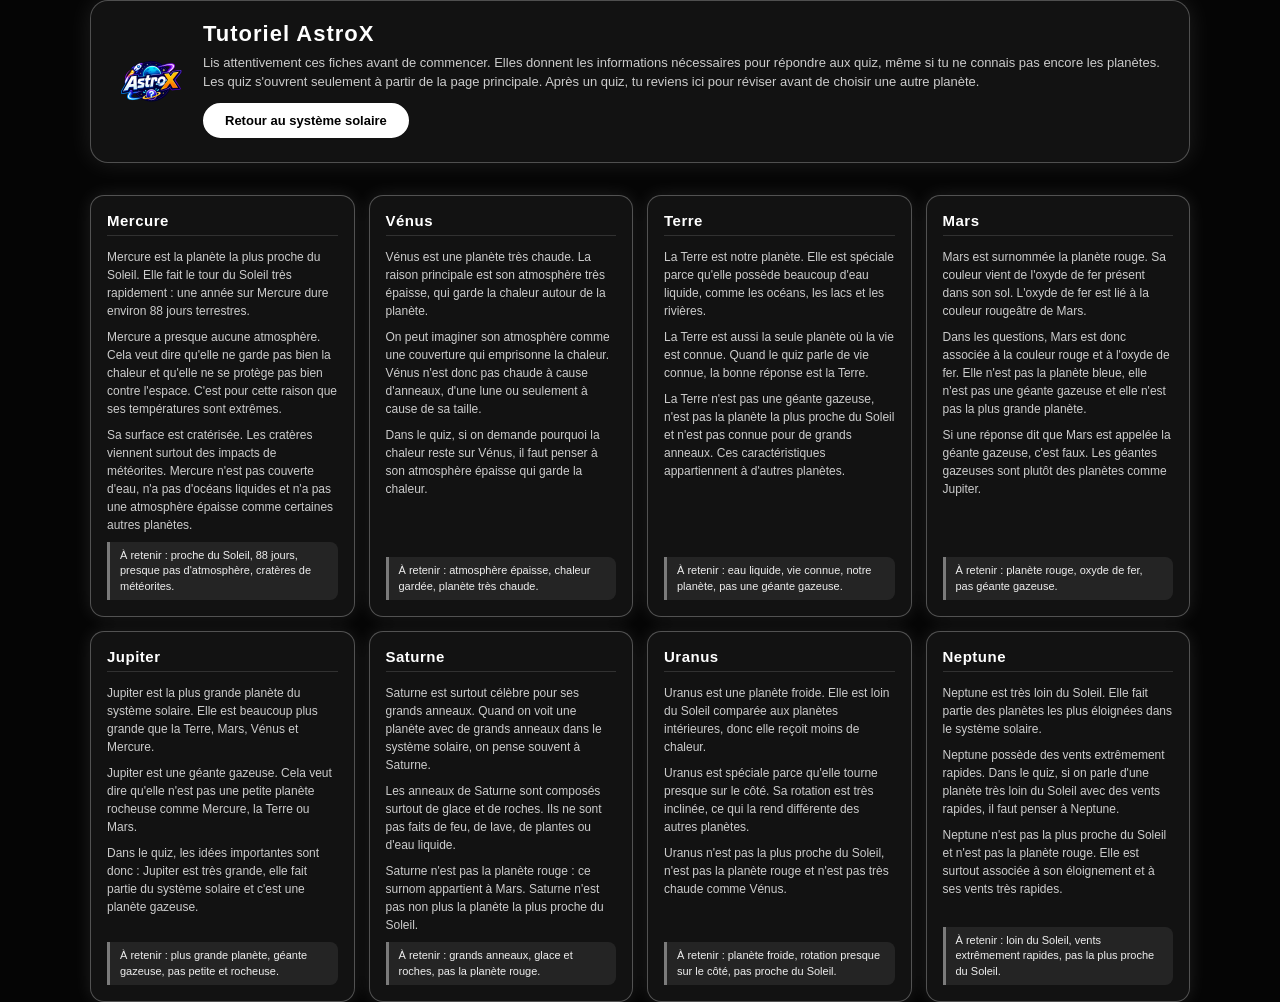
<file: tutoriel.html>
<!DOCTYPE html>
<html lang="fr">
<head>
  <meta charset="UTF-8">
  <meta name="viewport" content="width=device-width, initial-scale=1.0">
  <title>Tutoriel - AstroX</title>
  <link rel="stylesheet" href="./tutoriel.css">
  <link rel="icon" type="image/png" href="./astrox.png">
</head>
<body class="page-tutoriel">
  <main class="coquille-tutoriel">
    <section class="entete-tutoriel">
      <img class="logo-astrox" src="./astrox.png" alt="Logo AstroX">
      <div>
        <h1>Tutoriel AstroX</h1>
        <p>Lis attentivement ces fiches avant de commencer. Elles donnent les informations nécessaires pour répondre aux quiz, même si tu ne connais pas encore les planètes.</p>
        <p>Les quiz s'ouvrent seulement à partir de la page principale. Après un quiz, tu reviens ici pour réviser avant de choisir une autre planète.</p>
        <p><a class="bouton-reponse" href="./index.html">Retour au système solaire</a></p>
      </div>
    </section>

    <section class="grille-tutoriel">
      <article class="fiche-planete">
        <h2>Mercure</h2>
        <p>Mercure est la planète la plus proche du Soleil. Elle fait le tour du Soleil très rapidement : une année sur Mercure dure environ 88 jours terrestres.</p>
        <p>Mercure a presque aucune atmosphère. Cela veut dire qu'elle ne garde pas bien la chaleur et qu'elle ne se protège pas bien contre l'espace. C'est pour cette raison que ses températures sont extrêmes.</p>
        <p>Sa surface est cratérisée. Les cratères viennent surtout des impacts de météorites. Mercure n'est pas couverte d'eau, n'a pas d'océans liquides et n'a pas une atmosphère épaisse comme certaines autres planètes.</p>
        <span class="badge-lecture">À retenir : proche du Soleil, 88 jours, presque pas d'atmosphère, cratères de météorites.</span>
      </article>

      <article class="fiche-planete">
        <h2>Vénus</h2>
        <p>Vénus est une planète très chaude. La raison principale est son atmosphère très épaisse, qui garde la chaleur autour de la planète.</p>
        <p>On peut imaginer son atmosphère comme une couverture qui emprisonne la chaleur. Vénus n'est donc pas chaude à cause d'anneaux, d'une lune ou seulement à cause de sa taille.</p>
        <p>Dans le quiz, si on demande pourquoi la chaleur reste sur Vénus, il faut penser à son atmosphère épaisse qui garde la chaleur.</p>
        <span class="badge-lecture">À retenir : atmosphère épaisse, chaleur gardée, planète très chaude.</span>
      </article>

      <article class="fiche-planete">
        <h2>Terre</h2>
        <p>La Terre est notre planète. Elle est spéciale parce qu'elle possède beaucoup d'eau liquide, comme les océans, les lacs et les rivières.</p>
        <p>La Terre est aussi la seule planète où la vie est connue. Quand le quiz parle de vie connue, la bonne réponse est la Terre.</p>
        <p>La Terre n'est pas une géante gazeuse, n'est pas la planète la plus proche du Soleil et n'est pas connue pour de grands anneaux. Ces caractéristiques appartiennent à d'autres planètes.</p>
        <span class="badge-lecture">À retenir : eau liquide, vie connue, notre planète, pas une géante gazeuse.</span>
      </article>

      <article class="fiche-planete">
        <h2>Mars</h2>
        <p>Mars est surnommée la planète rouge. Sa couleur vient de l'oxyde de fer présent dans son sol. L'oxyde de fer est lié à la couleur rougeâtre de Mars.</p>
        <p>Dans les questions, Mars est donc associée à la couleur rouge et à l'oxyde de fer. Elle n'est pas la planète bleue, elle n'est pas une géante gazeuse et elle n'est pas la plus grande planète.</p>
        <p>Si une réponse dit que Mars est appelée la géante gazeuse, c'est faux. Les géantes gazeuses sont plutôt des planètes comme Jupiter.</p>
        <span class="badge-lecture">À retenir : planète rouge, oxyde de fer, pas géante gazeuse.</span>
      </article>

      <article class="fiche-planete">
        <h2>Jupiter</h2>
        <p>Jupiter est la plus grande planète du système solaire. Elle est beaucoup plus grande que la Terre, Mars, Vénus et Mercure.</p>
        <p>Jupiter est une géante gazeuse. Cela veut dire qu'elle n'est pas une petite planète rocheuse comme Mercure, la Terre ou Mars.</p>
        <p>Dans le quiz, les idées importantes sont donc : Jupiter est très grande, elle fait partie du système solaire et c'est une planète gazeuse.</p>
        <span class="badge-lecture">À retenir : plus grande planète, géante gazeuse, pas petite et rocheuse.</span>
      </article>

      <article class="fiche-planete">
        <h2>Saturne</h2>
        <p>Saturne est surtout célèbre pour ses grands anneaux. Quand on voit une planète avec de grands anneaux dans le système solaire, on pense souvent à Saturne.</p>
        <p>Les anneaux de Saturne sont composés surtout de glace et de roches. Ils ne sont pas faits de feu, de lave, de plantes ou d'eau liquide.</p>
        <p>Saturne n'est pas la planète rouge : ce surnom appartient à Mars. Saturne n'est pas non plus la planète la plus proche du Soleil.</p>
        <span class="badge-lecture">À retenir : grands anneaux, glace et roches, pas la planète rouge.</span>
      </article>

      <article class="fiche-planete">
        <h2>Uranus</h2>
        <p>Uranus est une planète froide. Elle est loin du Soleil comparée aux planètes intérieures, donc elle reçoit moins de chaleur.</p>
        <p>Uranus est spéciale parce qu'elle tourne presque sur le côté. Sa rotation est très inclinée, ce qui la rend différente des autres planètes.</p>
        <p>Uranus n'est pas la plus proche du Soleil, n'est pas la planète rouge et n'est pas très chaude comme Vénus.</p>
        <span class="badge-lecture">À retenir : planète froide, rotation presque sur le côté, pas proche du Soleil.</span>
      </article>

      <article class="fiche-planete">
        <h2>Neptune</h2>
        <p>Neptune est très loin du Soleil. Elle fait partie des planètes les plus éloignées dans le système solaire.</p>
        <p>Neptune possède des vents extrêmement rapides. Dans le quiz, si on parle d'une planète très loin du Soleil avec des vents rapides, il faut penser à Neptune.</p>
        <p>Neptune n'est pas la plus proche du Soleil et n'est pas la planète rouge. Elle est surtout associée à son éloignement et à ses vents très rapides.</p>
        <span class="badge-lecture">À retenir : loin du Soleil, vents extrêmement rapides, pas la plus proche du Soleil.</span>
      </article>
    </section>
  </main>
</body>
</html>
</file>
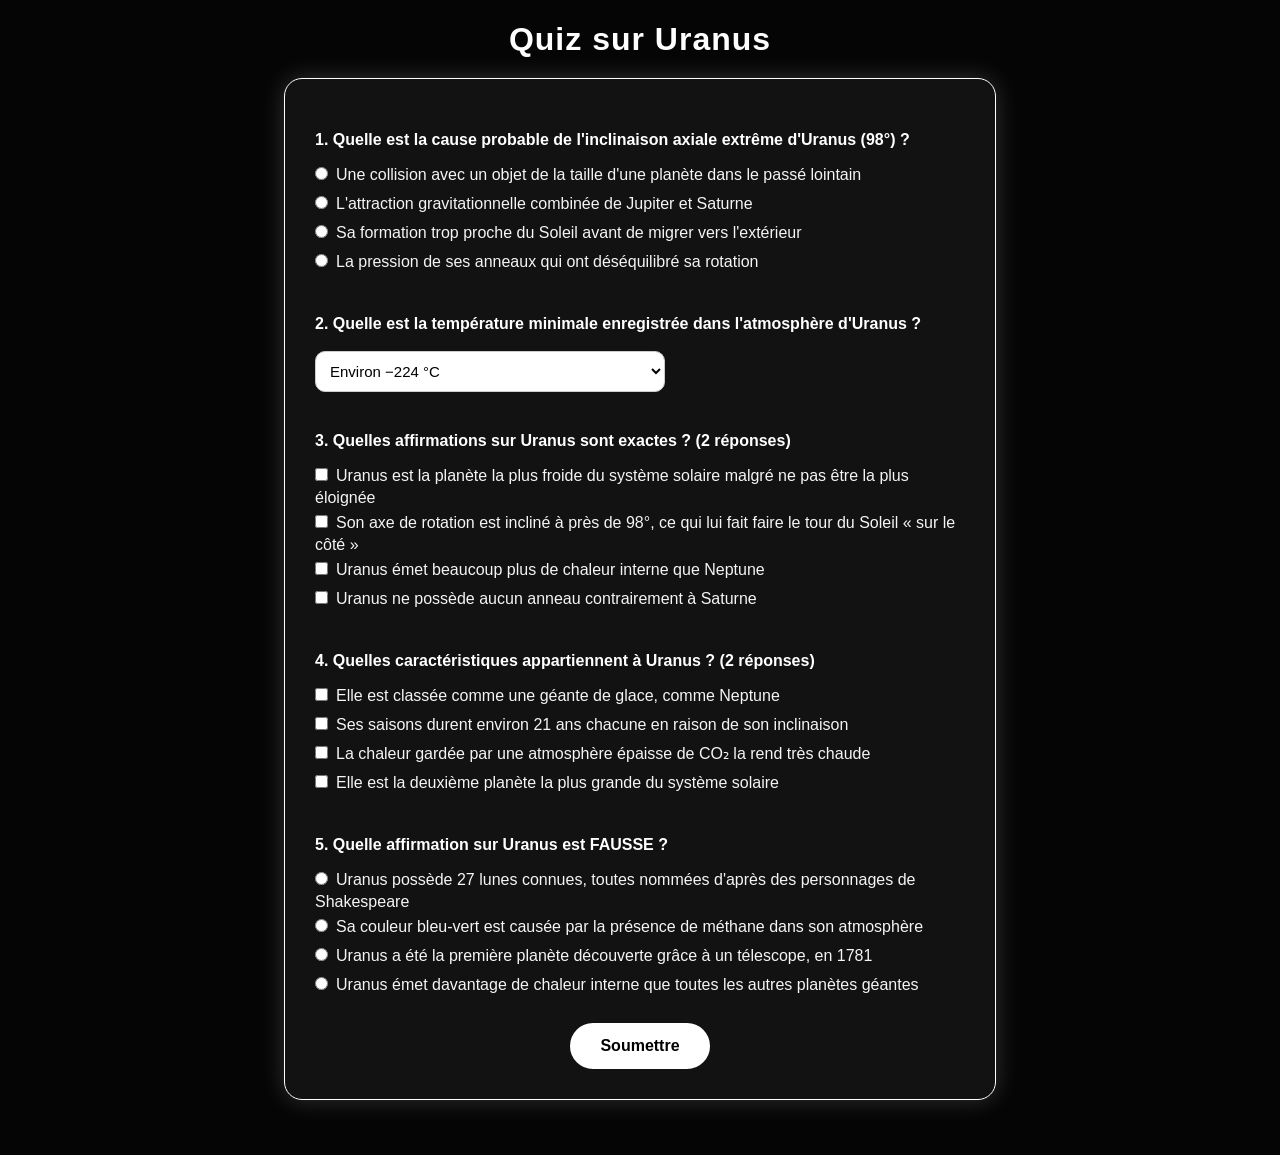
<file: uranus.html>
<!DOCTYPE html>
<html>
<head>
  <meta charset="utf-8">
  <title>Quiz Uranus</title>
  <!-- Feuille de style partagée par tous les quiz du projet AstroX -->
  <link rel="stylesheet" href="./quiz.css">
</head>
<body>

  <h1>Quiz sur Uranus</h1>

  <form>

    <!-- Q1 — Boutons radio : une seule réponse possible -->
    <!-- La bonne réponse a value="1", les mauvaises ont value="0" -->
    <p>1. Quelle est la cause probable de l'inclinaison axiale extrême d'Uranus (98°) ?</p>
    <input type="radio" id="q1_1" name="q1" value="1">Une collision avec un objet de la taille d'une planète dans le passé lointain<br>  <!-- Bonne réponse -->
    <input type="radio" id="q1_2" name="q1" value="0">L'attraction gravitationnelle combinée de Jupiter et Saturne<br>
    <input type="radio" id="q1_3" name="q1" value="0">Sa formation trop proche du Soleil avant de migrer vers l'extérieur<br>
    <input type="radio" id="q1_4" name="q1" value="0">La pression de ses anneaux qui ont déséquilibré sa rotation<br>
    <br>

    <!-- Q2 — Menu déroulant : une seule réponse possible -->
    <!-- Le JS lit la valeur sélectionnée et vérifie si elle vaut "1" -->
    <p>2. Quelle est la température minimale enregistrée dans l'atmosphère d'Uranus ?</p>
    <select id="q2">
      <option value="1">Environ −224 °C</option>  <!-- Bonne réponse -->
      <option value="0">Environ −130 °C</option>
      <option value="0">Environ −50 °C</option>
    </select><br><br>

    <!-- Q3 — Cases à cocher : deux bonnes réponses attendues -->
    <!-- Le JS vérifie que q3_1 ET q3_2 sont cochées, -->
    <!-- ET que q3_3 ET q3_4 ne sont PAS cochées -->
    <p>3. Quelles affirmations sur Uranus sont exactes ? (2 réponses)</p>
    <input type="checkbox" id="q3_1" name="q3" value="1">Uranus est la planète la plus froide du système solaire malgré ne pas être la plus éloignée<br>  <!-- Bonne réponse -->
    <input type="checkbox" id="q3_2" name="q3" value="1">Son axe de rotation est incliné à près de 98°, ce qui lui fait faire le tour du Soleil « sur le côté »<br>  <!-- Bonne réponse -->
    <input type="checkbox" id="q3_3" name="q3" value="0">Uranus émet beaucoup plus de chaleur interne que Neptune<br>
    <input type="checkbox" id="q3_4" name="q3" value="0">Uranus ne possède aucun anneau contrairement à Saturne<br>
    <br>

    <!-- Q4 — Cases à cocher : deux bonnes réponses attendues -->
    <!-- Même logique que Q3 -->
    <p>4. Quelles caractéristiques appartiennent à Uranus ? (2 réponses)</p>
    <input type="checkbox" id="q4_1" name="q4" value="1">Elle est classée comme une géante de glace, comme Neptune<br>  <!-- Bonne réponse -->
    <input type="checkbox" id="q4_2" name="q4" value="1">Ses saisons durent environ 21 ans chacune en raison de son inclinaison<br>  <!-- Bonne réponse -->
    <input type="checkbox" id="q4_3" name="q4" value="0">La chaleur gardée par une atmosphère épaisse de CO₂ la rend très chaude<br>
    <input type="checkbox" id="q4_4" name="q4" value="0">Elle est la deuxième planète la plus grande du système solaire<br>
    <br>

    <!-- Q5 — Boutons radio : trouver la seule affirmation FAUSSE -->
    <!-- La bonne réponse (q5_4) a value="1" car c'est celle à -->
    <!-- sélectionner pour obtenir le point -->
    <p>5. Quelle affirmation sur Uranus est FAUSSE ?</p>
    <input type="radio" id="q5_1" name="q5" value="0">Uranus possède 27 lunes connues, toutes nommées d'après des personnages de Shakespeare<br>
    <input type="radio" id="q5_2" name="q5" value="0">Sa couleur bleu-vert est causée par la présence de méthane dans son atmosphère<br>
    <input type="radio" id="q5_3" name="q5" value="0">Uranus a été la première planète découverte grâce à un télescope, en 1781<br>
    <input type="radio" id="q5_4" name="q5" value="1">Uranus émet davantage de chaleur interne que toutes les autres planètes géantes<br>  <!-- Bonne réponse -->

    <!-- Bouton de soumission : appelle la fonction calculerScore() -->
    <button type="button" onclick="calculerScore()">Soumettre</button>

  </form>

  <!-- Zone où le score final est affiché après la soumission -->
  <h2 id="resultat"></h2>

  <!-- Zone où le compte à rebours de redirection est affiché -->
  <div id="corrections"></div>

  <script>
    function calculerScore() {
      let score = 0;

      // Récupère la valeur choisie dans le menu déroulant de Q2
      let q2 = document.getElementById("q2").value;

      // Q1 — Vérifie si le bouton radio q1_1 (collision ancienne) est coché
      if (document.getElementById("q1_1").checked) {
        score++;
      }

      // Q2 — Vérifie si la valeur du menu déroulant est "1" (bonne réponse)
      if (q2 === "1") {
        score++;
      }

      // Q3 — Les deux bonnes cases doivent être cochées
      //      et les deux mauvaises ne doivent pas l'être
      if ( document.getElementById("q3_1").checked &&
           document.getElementById("q3_2").checked &&
          !document.getElementById("q3_3").checked &&
          !document.getElementById("q3_4").checked) {
        score++;
      }

      // Q4 — Même logique que Q3
      if ( document.getElementById("q4_1").checked &&
           document.getElementById("q4_2").checked &&
          !document.getElementById("q4_3").checked &&
          !document.getElementById("q4_4").checked) {
        score++;
      }

      // Q5 — Vérifie si l'affirmation fausse (q5_4) a été identifiée
      if (document.getElementById("q5_4").checked) {
        score++;
      }

      // Affiche le score dans la balise h2 avec l'id "resultat"
      document.getElementById("resultat").innerHTML =
        "Élève, ton score est : " + score + " / 5";

      // Sauvegarde le score dans le localStorage du navigateur
      // Permet à la page d'accueil de lire ce score pour la barre de progression
      localStorage.setItem("astrox_uranus", score);

      // Démarre un compte à rebours de 3 secondes avant de rediriger
      let secondes = 3;
      document.getElementById("corrections").innerHTML =
        "Retour à l'accueil dans " + secondes + " secondes...";

      // setInterval répète la fonction toutes les 1000 ms (1 seconde)
      let compte = setInterval(function () {
        secondes--;

        // Met à jour le texte du compte à rebours à chaque seconde
        document.getElementById("corrections").innerHTML =
          "Retour à l'accueil dans " + secondes + " secondes...";

        // Quand le compteur atteint 0, on arrête l'intervalle et on redirige
        if (secondes <= 0) {
          clearInterval(compte);
          window.location.href = "./index.html";
        }
      }, 1000);
    }
  </script>

</body>
</html>
</file>
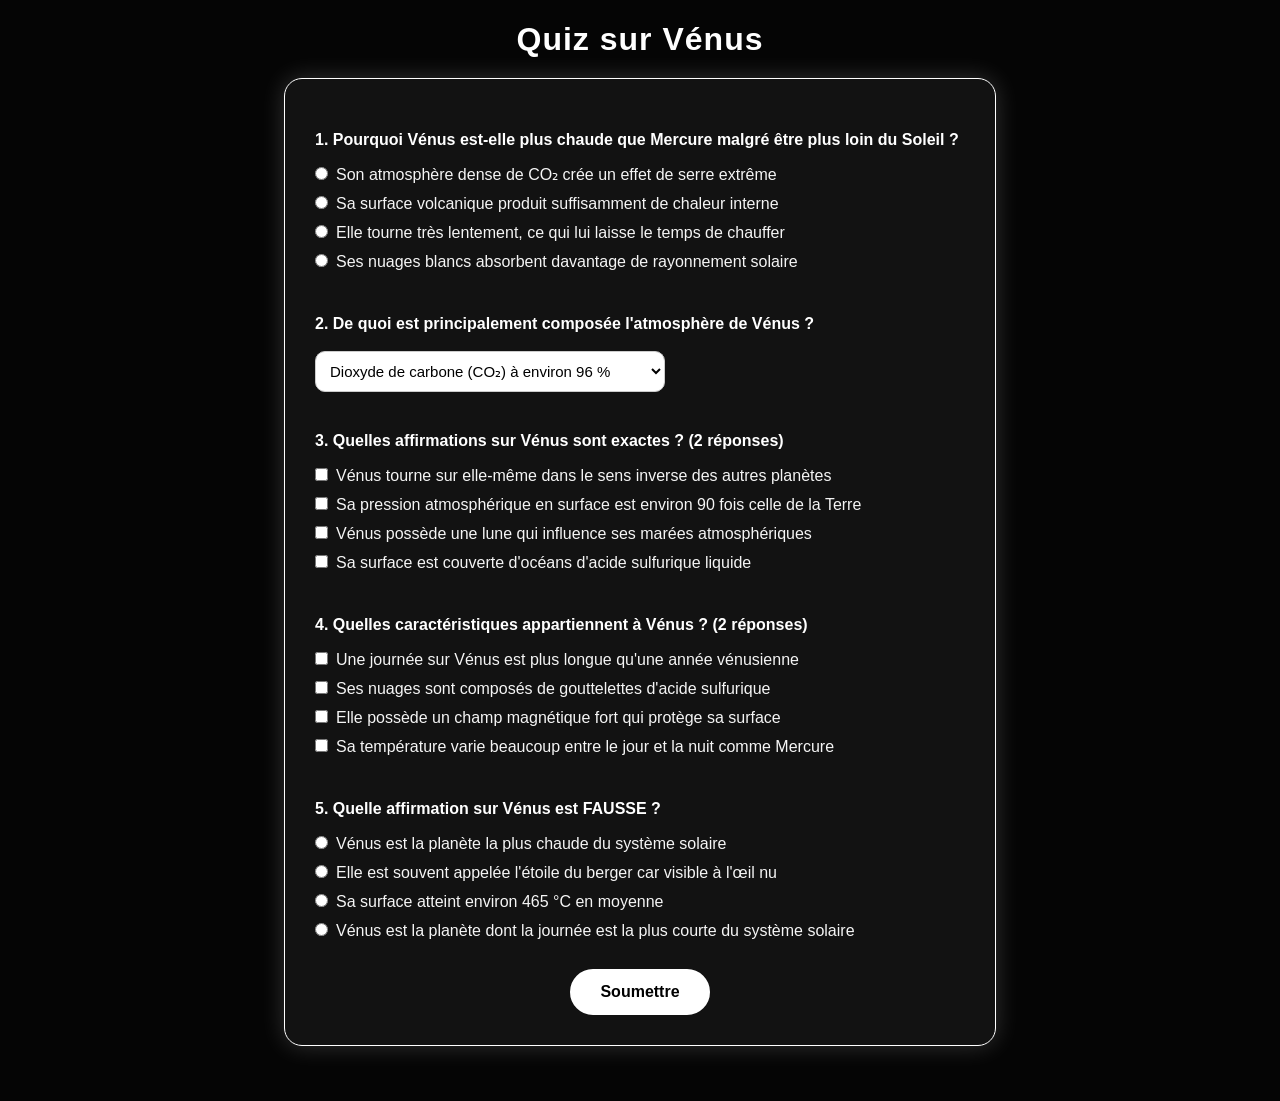
<file: venus.html>
<!DOCTYPE html>
<html>
<head>
  <meta charset="utf-8">
  <title>Quiz Vénus</title>
  <!-- Feuille de style partagée par tous les quiz du projet AstroX -->
  <link rel="stylesheet" href="./quiz.css">
</head>
<body>

  <h1>Quiz sur Vénus</h1>

  <form>

    <!-- Q1 — Boutons radio : une seule réponse possible -->
    <!-- La bonne réponse a value="1", les mauvaises ont value="0" -->
    <p>1. Pourquoi Vénus est-elle plus chaude que Mercure malgré être plus loin du Soleil ?</p>
    <input type="radio" id="q1_1" name="q1" value="1">Son atmosphère dense de CO₂ crée un effet de serre extrême<br>  <!-- Bonne réponse -->
    <input type="radio" id="q1_2" name="q1" value="0">Sa surface volcanique produit suffisamment de chaleur interne<br>
    <input type="radio" id="q1_3" name="q1" value="0">Elle tourne très lentement, ce qui lui laisse le temps de chauffer<br>
    <input type="radio" id="q1_4" name="q1" value="0">Ses nuages blancs absorbent davantage de rayonnement solaire<br>
    <br>

    <!-- Q2 — Menu déroulant : une seule réponse possible -->
    <!-- Le JS lit la valeur sélectionnée et vérifie si elle vaut "1" -->
    <p>2. De quoi est principalement composée l'atmosphère de Vénus ?</p>
    <select id="q2">
      <option value="1">Dioxyde de carbone (CO₂) à environ 96 %</option>  <!-- Bonne réponse -->
      <option value="0">Azote et oxygène comme sur Terre</option>
      <option value="0">Méthane et hydrogène comme sur Uranus</option>
    </select><br><br>

    <!-- Q3 — Cases à cocher : deux bonnes réponses attendues -->
    <!-- Le JS vérifie que q3_1 ET q3_2 sont cochées, -->
    <!-- ET que q3_3 ET q3_4 ne sont PAS cochées -->
    <p>3. Quelles affirmations sur Vénus sont exactes ? (2 réponses)</p>
    <input type="checkbox" id="q3_1" name="q3" value="1">Vénus tourne sur elle-même dans le sens inverse des autres planètes<br>  <!-- Bonne réponse -->
    <input type="checkbox" id="q3_2" name="q3" value="1">Sa pression atmosphérique en surface est environ 90 fois celle de la Terre<br>  <!-- Bonne réponse -->
    <input type="checkbox" id="q3_3" name="q3" value="0">Vénus possède une lune qui influence ses marées atmosphériques<br>
    <input type="checkbox" id="q3_4" name="q3" value="0">Sa surface est couverte d'océans d'acide sulfurique liquide<br>
    <br>

    <!-- Q4 — Cases à cocher : deux bonnes réponses attendues -->
    <!-- Même logique que Q3 -->
    <p>4. Quelles caractéristiques appartiennent à Vénus ? (2 réponses)</p>
    <input type="checkbox" id="q4_1" name="q4" value="1">Une journée sur Vénus est plus longue qu'une année vénusienne<br>  <!-- Bonne réponse -->
    <input type="checkbox" id="q4_2" name="q4" value="1">Ses nuages sont composés de gouttelettes d'acide sulfurique<br>  <!-- Bonne réponse -->
    <input type="checkbox" id="q4_3" name="q4" value="0">Elle possède un champ magnétique fort qui protège sa surface<br>
    <input type="checkbox" id="q4_4" name="q4" value="0">Sa température varie beaucoup entre le jour et la nuit comme Mercure<br>
    <br>

    <!-- Q5 — Boutons radio : trouver la seule affirmation FAUSSE -->
    <!-- La bonne réponse (q5_4) a value="1" car c'est celle à -->
    <!-- sélectionner pour obtenir le point -->
    <p>5. Quelle affirmation sur Vénus est FAUSSE ?</p>
    <input type="radio" id="q5_1" name="q5" value="0">Vénus est la planète la plus chaude du système solaire<br>
    <input type="radio" id="q5_2" name="q5" value="0">Elle est souvent appelée l'étoile du berger car visible à l'œil nu<br>
    <input type="radio" id="q5_3" name="q5" value="0">Sa surface atteint environ 465 °C en moyenne<br>
    <input type="radio" id="q5_4" name="q5" value="1">Vénus est la planète dont la journée est la plus courte du système solaire<br>  <!-- Bonne réponse -->

    <!-- Bouton de soumission : appelle la fonction calculerScore() -->
    <button type="button" onclick="calculerScore()">Soumettre</button>

  </form>

  <!-- Zone où le score final est affiché après la soumission -->
  <h2 id="resultat"></h2>

  <!-- Zone où le compte à rebours de redirection est affiché -->
  <div id="corrections"></div>

  <script>
    function calculerScore() {
      let score = 0;

      // Récupère la valeur choisie dans le menu déroulant de Q2
      let q2 = document.getElementById("q2").value;

      // Q1 — Vérifie si le bouton radio q1_1 (effet de serre) est coché
      if (document.getElementById("q1_1").checked) {
        score++;
      }

      // Q2 — Vérifie si la valeur du menu déroulant est "1" (bonne réponse)
      if (q2 === "1") {
        score++;
      }

      // Q3 — Les deux bonnes cases doivent être cochées
      //      et les deux mauvaises ne doivent pas l'être
      if ( document.getElementById("q3_1").checked &&
           document.getElementById("q3_2").checked &&
          !document.getElementById("q3_3").checked &&
          !document.getElementById("q3_4").checked) {
        score++;
      }

      // Q4 — Même logique que Q3
      if ( document.getElementById("q4_1").checked &&
           document.getElementById("q4_2").checked &&
          !document.getElementById("q4_3").checked &&
          !document.getElementById("q4_4").checked) {
        score++;
      }

      // Q5 — Vérifie si l'affirmation fausse (q5_4) a été identifiée
      if (document.getElementById("q5_4").checked) {
        score++;
      }

      // Affiche le score dans la balise h2 avec l'id "resultat"
      document.getElementById("resultat").innerHTML =
        "Élève, ton score est : " + score + " / 5";

      // Sauvegarde le score dans le localStorage du navigateur
      // Permet à la page d'accueil de lire ce score pour la barre de progression
      localStorage.setItem("astrox_venus", score);

      // Démarre un compte à rebours de 3 secondes avant de rediriger
      let secondes = 3;
      document.getElementById("corrections").innerHTML =
        "Retour à l'accueil dans " + secondes + " secondes...";

      // setInterval répète la fonction toutes les 1000 ms (1 seconde)
      let compte = setInterval(function () {
        secondes--;

        // Met à jour le texte du compte à rebours à chaque seconde
        document.getElementById("corrections").innerHTML =
          "Retour à l'accueil dans " + secondes + " secondes...";

        // Quand le compteur atteint 0, on arrête l'intervalle et on redirige
        if (secondes <= 0) {
          clearInterval(compte);
          window.location.href = "./index.html";
        }
      }, 1000);
    }
  </script>

</body>
</html>
</file>
<file: style.css>
@import url(https://fonts.googleapis.com/css?family=Open+Sans:400,300);
/*
  Copyright (c) 2012 Julian Garnier
  Licensed under the MIT license
*/

/*
  Sources pour le CSS plus avance que les notes de cours :
  - CSS Grid (display: grid, grid-template-columns) : https://developer.mozilla.org/en-US/docs/Web/CSS/grid-template-columns
  - Variables CSS avec var() : https://developer.mozilla.org/en-US/docs/Web/CSS/var
  - Degrades linear-gradient/radial-gradient : https://developer.mozilla.org/en-US/docs/Web/CSS/Guides/Images/Using_gradients
  - Transformations rotate()/translate() : https://developer.mozilla.org/docs/Web/CSS/transform
  - backdrop-filter pour l'effet vitre : https://developer.mozilla.org/docs/Web/CSS/Reference/Properties/backdrop-filter
  - Media queries (@media) : https://developer.mozilla.org/en-US/docs/Web/CSS/Media_Queries
*/
html, body, div, span, applet, object, iframe, h1, h2, h3, h4, h5, h6, p, blockquote, pre, a, abbr, acronym, address, big, cite, code, del, dfn, em, img, ins, kbd, q, s, samp, small, strike, strong, sub, sup, tt, var, b, u, i, center, dl, dt, dd, ol, ul, li, fieldset, form, label, legend, table, caption, tbody, tfoot, thead, tr, th, td, article, aside, canvas, details, embed, figure, figcaption, footer, header, hgroup, menu, nav, output, ruby, section, summary, time, mark, audio, video {
  border: 0;
  font-size: 100%;
  font: inherit;
  vertical-align: baseline;
  margin: 0;
  padding: 0; }

article, aside, details, figcaption, figure, footer, header, hgroup, menu, nav, section {
  display: block; }

body {
  line-height: 1; }

ol, ul {
  list-style: none; }

blockquote, q {
  quotes: none; }

blockquote:before, blockquote:after, q:before, q:after {
  content: none; }

table {
  border-collapse: collapse;
  border-spacing: 0; }

* {
  -moz-box-sizing: border-box;
  box-sizing: border-box;
  box-sizing: border-box; }

body {
  font-size: 10px;
  font-family: 'Open Sans', sans-serif;
  font-weight: 300;
  background-color: #08090A; }

#universe {
  z-index: 1;
  position: absolute;
  overflow: hidden;
  width: 100%;
  height: 100%;
  background-position: center 40%;
  background-repeat: no-repeat;
  background-size: cover; }

#galaxy {
  position: relative;
  width: 100%;
  height: 100%;
  /*perspective: 4000;*/ }

#solar-system {
  position: absolute;
  width: 100%;
  height: 100%;
  transform-style: preserve-3d; }

#earth .pos {
  position: relative;
}

/* Hidden button */
.planet-popup {
  position: absolute;

  top: -60px;          /* move ABOVE */
  left: 50%;
  transform: translateX(-50%);

  display: none;

  padding: 10px 16px;
  background: white;
  color: black;
  border: none;
  border-radius: 8px;
  cursor: pointer;
  z-index: 9999;
}

/* Show button */
.planet-popup.show {
  display: block;
}

.orbit {
  position: absolute;
  top: 50%;
  left: 50%;
  border: 1px solid rgba(255, 255, 255, 0.2);
  border-radius: 50%;
  transform-style: preserve-3d;
  animation-name: orbit;
  animation-iteration-count: infinite;
  animation-timing-function: linear; }

.orbit .orbit {
  animation-name: suborbit; }

.pos {
  position: absolute;
  top: 50%;
  width: 2em;
  height: 2em;
  margin-top: -1em;
  margin-left: -1em;
  transform-style: preserve-3d;
  animation-name: invert;
  animation-iteration-count: infinite;
  animation-timing-function: linear; }

#sun, .planet, #earth .moon {
  position: absolute;
  top: 50%;
  left: 50%;
  width: 1em;
  height: 1em;
  margin-top: -0.5em;
  margin-left: -0.5em;
  border-radius: 50%;
  transform-style: preserve-3d; }

#sun {
  background-color: #FB7209;
  background-repeat: no-repeat;
  background-size: cover;
  box-shadow: 0 0 60px rgba(255, 160, 60, 0.4); }

.planet {
  background-color: #202020;
  background-repeat: no-repeat;
  background-size: cover;
  animation-iteration-count: infinite;
  animation-timing-function: linear; }

.ring {
  position: absolute;
  top: 50%;
  left: 50%;
  border-radius: 50%; }

#saturn .ring {
  width: 2em;
  height: 2em;
  margin-top: -1em;
  margin-left: -1em;
  border: 0.3em solid rgba(160, 147, 130, 0.7);
  animation-iteration-count: infinite;
  animation-timing-function: linear; }

#saturn .ring:after {
  border-radius: 50%;
  position: absolute;
  content: '';
  top: 50%;
  left: 50%;
  width: 2.2em;
  height: 2.2em;
  margin-top: -1.1em;
  margin-left: -1.1em;
  border: 0.07em solid rgba(160, 147, 130, 0.5);
  box-sizing: border-box;
  box-sizing: border-box; }

/* --------------------------------------------------------------------------- planets index */
#mercury {
  z-index: 10; }

#venus {
  z-index: 9; }

#earth {
  z-index: 8; }

#moon {
  z-index: 7; }

#mars {
  z-index: 6; }

#jupiter {
  z-index: 5; }

#saturn {
  z-index: 4; }

#uranus {
  z-index: 3; }

#neptune {
  z-index: 2; }

#sun {
  z-index: 1; }

/* --------------------------------------------------------------------------- animations */
@keyframes orbit {
  0% {
    transform: rotateZ(0deg); }

  100% {
    transform: rotateZ(-360deg); } }

@keyframes suborbit {
  0% {
    transform: rotateX(90deg) rotateZ(0deg); }

  100% {
    transform: rotateX(90deg) rotateZ(-360deg); } }

@keyframes invert {
  0% {
    transform: rotateX(-90deg) rotateY(360deg) rotateZ(0deg); }

  100% {
    transform: rotateX(-90deg) rotateY(0deg) rotateZ(0deg); } }

/* --------------------------------------------------------------------------- opening */
.view-3D .opening #sun,
.view-3D .opening .orbit,
.view-3D .opening .pos,
.view-3D .opening .planet,
.view-3D .opening .satelite,
.view-3D .opening .ring {
  transition-duration: 4s; }

#universe.opening #sun {
  box-shadow: 0 0 0 rgba(255, 160, 60, 0); }

/* --------------------------------------------------------------------------- 2D view */
.view-2D.zoom-large #sun {
  transform-style: flat; }

.view-2D.zoom-large .orbit {
  transform-style: flat; }

.view-2D #sun,
.view-2D .ring {
  transform: rotateX(0deg); }

.view-2D .planet,
.view-2D .moon {
  transform: rotateX(90deg); }

/* --------------------------------------------------------------------------- 3D view */
.view-3D.zoom-large #sun {
  transform-style: preserve-3d; }

.view-3D.zoom-large .orbit {
  transform-style: preserve-3d; }

.view-3D #solar-system {
  transform: rotateX(75deg); }

.view-3D #sun {
  transform: rotateX(-90deg); }

.view-3D .ring {
  transform: rotateX(90deg); }

.view-3D .planet,
.view-3D .moon {
  transform: rotateX(0deg); }

/* --------------------------------------------------------------------------- large zoom */
.zoom-large #solar-system {
  width: 100%; }

.zoom-large.view-2D .scale-stretched #solar-system {
  font-size: 26%; }

.zoom-large.view-3D .scale-stretched #solar-system {
  font-size: 62%; }

.zoom-large.view-2D .scale-d #solar-system {
  font-size: 22%; }

.zoom-large.view-3D .scale-d #solar-system {
  font-size: 48%; }

.zoom-large.view-2D .scale-s #solar-system {
  font-size: 7%; }

.zoom-large.view-3D .scale-s #solar-system {
  font-size: 14%; }

/* --------------------------------------------------------------------------- close zoom */
.zoom-close #solar-system {
  width: 200%;
  font-size: 100%; }

.zoom-close .scale-stretched #solar-system {
  margin-left: -100%; }

.zoom-close .scale-d #solar-system {
  margin-left: -106%; }

.zoom-close.view-2D .scale-d #solar-system {
  font-size: 84%; }

.zoom-close.view-3D .scale-d #solar-system {
  font-size: 84%; }

.zoom-close .scale-s #solar-system {
  margin-left: -145%; }

.zoom-close.view-2D .scale-s #solar-system {
  font-size: 40%; }

.zoom-close.view-3D .scale-s #solar-system {
  font-size: 40%; }

.zoom-close .orbit,
.zoom-close .pos,
.zoom-close .planet,
.zoom-close .satelite,
.zoom-close .ring {
  animation-play-state: paused!important;
  animation-duration: 0s!important;
  animation: none!important; }

.zoom-close.view-2D .planet,
.zoom-close.view-2D .moon {
  transform: rotateX(0deg); }

.zoom-close.view-3D .planet {
  transform: rotateX(-90deg); }

.zoom-close.view-3D .moon {
  transform: rotateX(90deg); }

.zoom-close .pos {
  left: 100%!important;
  top: 50%!important; }

/* --------------------------------------------------------------------------- data */
/* --------------------------------------------------------------------------- speed */
/* sideral years */
#mercury .pos,
#mercury .planet,
#mercury.orbit {
  animation-duration: 2.89016s; }

#venus .pos,
#venus .planet,
#venus.orbit {
  animation-duration: 7.38237s; }

#earth .pos,
#earth .planet,
#earth.orbit {
  animation-duration: 12.00021s; }

#earth .orbit .pos,
#earth .orbit {
  animation-duration: 0.89764s; }

#mars .pos,
#mars .planet,
#mars.orbit {
  animation-duration: 22.57017s; }

#jupiter .pos,
#jupiter .planet,
#jupiter.orbit {
  animation-duration: 142.35138s; }

#saturn .pos,
#saturn .planet,
#saturn.orbit,
#saturn .ring {
  animation-duration: 353.36998s; }

#uranus .pos,
#uranus .planet,
#uranus.orbit {
  animation-duration: 1008.20215s; }

#neptune .pos,
#neptune .planet,
#neptune.orbit {
  animation-duration: 1977.49584s; }

/* --------------------------------------------------------------------------- planets sizes */
/* --------------------------------------------------------------------------- stretched sizes */
.scale-stretched #sun {
  font-size: 24em; }

.scale-stretched #mercury .planet {
  font-size: 1.5em; }

.scale-stretched #venus .planet {
  font-size: 3.72em; }

.scale-stretched #earth .planet {
  font-size: 3.92em; }

.scale-stretched #earth .moon {
  font-size: 1.2em; }

.scale-stretched #mars .planet {
  font-size: 2.9em; }

.scale-stretched #jupiter .planet {
  font-size: 12em; }

.scale-stretched #saturn .planet {
  font-size: 10.8em; }

.scale-stretched #uranus .planet {
  font-size: 4.68em; }

.scale-stretched #neptune .planet {
  font-size: 4.9em; }

/* --------------------------------------------------------------------------- scaled sizes */
/*
(planets radius * 2) * ratio
*/
/*$distanceScaleRatio:   0.000075em;*/
/* --------------------------------------------------------------------------- planets distance scale sizes */
.scale-d #sun {
  font-size: 41.73048em; }

.scale-d #mercury .planet {
  font-size: 0.14634em; }

.scale-d #venus .planet {
  font-size: 0.36306em; }

.scale-d #earth .planet {
  font-size: 0.38226em; }

.scale-d #earth .moon {
  font-size: 0.08226em; }

.scale-d #mars .planet {
  font-size: 0.20334em; }

.scale-d #jupiter .planet {
  font-size: 4.19466em; }

.scale-d #saturn .planet {
  font-size: 3.49392em; }

.scale-d #uranus .planet {
  font-size: 1.52172em; }

.scale-d #neptune .planet {
  font-size: 1.47732em; }

/* --------------------------------------------------------------------------- planet size scale sizes */
.scale-s #sun {
  font-size: 417.3048em; }

.scale-s #mercury .planet {
  font-size: 1.4634em; }

.scale-s #venus .planet {
  font-size: 3.6306em; }

.scale-s #earth .planet {
  font-size: 3.8226em; }

.scale-s #earth .moon {
  font-size: 0.8226em; }

.scale-s #mars .planet {
  font-size: 2.0334em; }

.scale-s #jupiter .planet {
  font-size: 41.9466em; }

.scale-s #saturn .planet {
  font-size: 34.9392em; }

.scale-s #uranus .planet {
  font-size: 15.2172em; }

.scale-s #neptune .planet {
  font-size: 14.7732em; }

/* --------------------------------------------------------------------------- stretched orbits */
.scale-stretched #mercury.orbit {
  width: 32em;
  height: 32em;
  margin-top: -16em;
  margin-left: -16em; }

.scale-stretched #venus.orbit {
  width: 40em;
  height: 40em;
  margin-top: -20em;
  margin-left: -20em; }

.scale-stretched #earth.orbit {
  width: 56em;
  height: 56em;
  margin-top: -28em;
  margin-left: -28em; }

.scale-stretched #earth .orbit {
  width: 6em;
  height: 6em;
  margin-top: -3em;
  margin-left: -3em; }

.scale-stretched #mars.orbit {
  width: 72em;
  height: 72em;
  margin-top: -36em;
  margin-left: -36em; }

.scale-stretched #jupiter.orbit {
  width: 100em;
  height: 100em;
  margin-top: -50em;
  margin-left: -50em; }

.scale-stretched #saturn.orbit {
  width: 150em;
  height: 150em;
  margin-top: -75em;
  margin-left: -75em; }

.scale-stretched #uranus.orbit {
  width: 186em;
  height: 186em;
  margin-top: -93em;
  margin-left: -93em; }

.scale-stretched #neptune.orbit {
  width: 210em;
  height: 210em;
  margin-top: -105em;
  margin-left: -105em; }

/* --------------------------------------------------------------------------- scaled orbits */
/* --------------------------------------------------------------------------- distance scale orbits */
.scale-d #mercury.orbit {
  width: 44.74176em;
  height: 44.74176em;
  margin-top: -22.37088em;
  margin-left: -22.37088em; }

.scale-d #venus.orbit {
  width: 47.35737em;
  height: 47.35737em;
  margin-top: -23.67869em;
  margin-left: -23.67869em; }

.scale-d #earth.orbit {
  width: 49.50959em;
  height: 49.50959em;
  margin-top: -24.75479em;
  margin-left: -24.75479em; }

.scale-d #mars.orbit {
  width: 53.58356em;
  height: 53.58356em;
  margin-top: -26.79178em;
  margin-left: -26.79178em; }

.scale-d #jupiter.orbit {
  width: 82.2042em;
  height: 82.2042em;
  margin-top: -41.1021em;
  margin-left: -41.1021em; }

.scale-d #saturn.orbit {
  width: 115.91713em;
  height: 115.91713em;
  margin-top: -57.95857em;
  margin-left: -57.95857em; }

.scale-d #uranus.orbit {
  width: 191.00471em;
  height: 191.00471em;
  margin-top: -95.50235em;
  margin-left: -95.50235em; }

.scale-d #neptune.orbit {
  width: 275.64709em;
  height: 275.64709em;
  margin-top: -137.82355em;
  margin-left: -137.82355em; }

/* Moon */
.scale-d #earth .orbit {
  width: 1em;
  height: 1em;
  margin-top: -0.5em;
  margin-left: -0.5em; }

/* --------------------------------------------------------------------------- size scale orbits */
.scale-s #mercury.orbit {
  width: 441.3048em;
  height: 441.3048em;
  margin-top: -220.6524em;
  margin-left: -220.6524em; }

.scale-s #venus.orbit {
  width: 457.3048em;
  height: 457.3048em;
  margin-top: -228.6524em;
  margin-left: -228.6524em; }

.scale-s #earth.orbit {
  width: 473.3048em;
  height: 473.3048em;
  margin-top: -236.6524em;
  margin-left: -236.6524em; }

.scale-s #mars.orbit {
  width: 489.3048em;
  height: 489.3048em;
  margin-top: -244.6524em;
  margin-left: -244.6524em; }

.scale-s #jupiter.orbit {
  width: 561.3048em;
  height: 561.3048em;
  margin-top: -280.6524em;
  margin-left: -280.6524em; }

.scale-s #saturn.orbit {
  width: 705.3048em;
  height: 705.3048em;
  margin-top: -352.6524em;
  margin-left: -352.6524em; }

.scale-s #uranus.orbit {
  width: 817.3048em;
  height: 817.3048em;
  margin-top: -408.6524em;
  margin-left: -408.6524em; }

.scale-s #neptune.orbit {
  width: 881.3048em;
  height: 881.3048em;
  margin-top: -440.6524em;
  margin-left: -440.6524em; }

/* Moon */
.scale-s #earth .orbit {
  width: 1em;
  height: 1em;
  margin-top: -0.5em;
  margin-left: -0.5em; }

/* --------------------------------------------------------------------------- text infos data */
/* --------------------------------------------------------------------------- speed */
.set-speed dl.infos dd span:after {
  content: 'Vitesse Orbitale'; }

.set-speed #sun dl.infos dd:after {
  content: '0 km/h'; }

.set-speed #mercury dl.infos dd:after {
  content: '170,503 km/h'; }

.set-speed #venus dl.infos dd:after {
  content: '126,074 km/h'; }

.set-speed #earth dl.infos dd:after {
  content: '107,218 km/h'; }

.set-speed #mars dl.infos dd:after {
  content: '86,677 km/h'; }

.set-speed #jupiter dl.infos dd:after {
  content: '47,002 km/h'; }

.set-speed #saturn dl.infos dd:after {
  content: '34,701 km/h'; }

.set-speed #uranus dl.infos dd:after {
  content: '24,477 km/h'; }

.set-speed #neptune dl.infos dd:after {
  content: '19,566 km/h'; }

/* --------------------------------------------------------------------------- size */
.set-size dl.infos dd span:after {
  content: 'Equatorial Circumference'; }

.set-size #sun dl.infos dd:after {
  content: '4,370,005 km'; }

.set-size #mercury dl.infos dd:after {
  content: '15,329 km'; }

.set-size #venus dl.infos dd:after {
  content: '38,024 km'; }

.set-size #earth dl.infos dd:after {
  content: '40,030 km'; }

.set-size #mars dl.infos dd:after {
  content: '21,296 km'; }

.set-size #jupiter dl.infos dd:after {
  content: '439,263 km'; }

.set-size #saturn dl.infos dd:after {
  content: '365,882 km'; }

.set-size #uranus dl.infos dd:after {
  content: '159,354 km'; }

.set-size #neptune dl.infos dd:after {
  content: '154,704 km'; }

/* --------------------------------------------------------------------------- distance */
.set-distance dl.infos dd span:after {
  content: 'From Sun'; }

.set-distance #sun dl.infos dd span:after {
  content: 'From Earth'; }

.set-distance #sun dl.infos dd:after {
  content: '149,598,262 km'; }

.set-distance #mercury dl.infos dd:after {
  content: '57,909,227 km'; }

.set-distance #venus dl.infos dd:after {
  content: '108,209,475 km'; }

.set-distance #earth dl.infos dd:after {
  content: '149,598,262 km'; }

.set-distance #mars dl.infos dd:after {
  content: '227,943,824 km'; }

.set-distance #jupiter dl.infos dd:after {
  content: '778,340,821 km'; }

.set-distance #saturn dl.infos dd:after {
  content: '1,426,666,422 km'; }

.set-distance #uranus dl.infos dd:after {
  content: '2,870,658,186 km'; }

.set-distance #neptune dl.infos dd:after {
  content: '4,498,396,441 km'; }

/* --------------------------------------------------------------------------- planets starting position and lighting effect */
/* --------------------------------------------------------------------------- mercury ; pos: Top */
#mercury .pos {
  left: 50%;
  top: -1%; }

#mercury .planet {
  animation-name: shadow-mercury; }

@keyframes shadow-mercury {
  0% {
    box-shadow: inset 0 0 1px rgba(0, 0, 0, 0.5);
    /* TOP */ }

  25% {
    box-shadow: inset 4px 0 2px rgba(0, 0, 0, 0.5);
    /* LEFT */ }

  50% {
    box-shadow: inset 13px -5px 4px rgba(0, 0, 0, 0.5);
    /* BOTTOM */ }

  50.01% {
    box-shadow: inset -13px -5px 4px rgba(0, 0, 0, 0.5);
    /* BOTTOM */ }

  75% {
    box-shadow: inset -4px 0 2px rgba(0, 0, 0, 0.5);
    /* RIGHT */ }

  100% {
    box-shadow: inset 0 0 1px rgba(0, 0, 0, 0.5);
    /* TOP */ } }

.scaled.view-2D #mercury .planet,
.scaled.view-3D #mercury .planet {
  box-shadow: inset -4px 0 2px rgba(0, 0, 0, 0.5);
  /* RIGHT */ }

/* --------------------------------------------------------------------------- venus ; pos: Left */
#venus .pos {
  left: 0;
  top: 50%; }

#venus .planet {
  animation-name: shadow-venus; }

@keyframes shadow-venus {
  0% {
    box-shadow: inset 4px 0 2px rgba(0, 0, 0, 0.5);
    /* LEFT */ }

  25% {
    box-shadow: inset 22px -20px 10px rgba(0, 0, 0, 0.5);
    /* BOTTOM */ }

  25.5% {
    box-shadow: inset -22px -20px 10px rgba(0, 0, 0, 0.5);
    /* BOTTOM */ }

  50% {
    box-shadow: inset -4px 0 2px rgba(0, 0, 0, 0.5);
    /* RIGHT */ }

  75% {
    box-shadow: inset 0 0 1px rgba(0, 0, 0, 0.5);
    /* TOP */ }

  100% {
    box-shadow: inset 4px 0 2px rgba(0, 0, 0, 0.5);
    /* LEFT */ } }

.scaled.view-2D #venus .planet,
.scaled.view-3D #venus .planet {
  box-shadow: inset -4px 0 2px rgba(0, 0, 0, 0.5);
  /* RIGHT */ }

/* --------------------------------------------------------------------------- earth ; pos: Right */
#earth .pos {
  left: 100%;
  top: 50%; }

#earth .planet {
  animation-name: shadow-earth; }

@keyframes shadow-earth {
  0% {
    box-shadow: inset -4px 0 2px rgba(0, 0, 0, 0.5);
    /* RIGHT */ }

  25% {
    box-shadow: inset 0 0 1px rgba(0, 0, 0, 0.5);
    /* TOP */ }

  50% {
    box-shadow: inset 4px 0 2px rgba(0, 0, 0, 0.5);
    /* LEFT */ }

  75% {
    box-shadow: inset 24px -20px 15px rgba(0, 0, 0, 0.5);
    /* BOTTOM */ }

  75.01% {
    box-shadow: inset -24px -20px 15px rgba(0, 0, 0, 0.5);
    /* BOTTOM */ }

  100% {
    box-shadow: inset -4px 0 2px rgba(0, 0, 0, 0.5);
    /* RIGHT */ } }

.scaled.view-2D #earth .planet,
.scaled.view-3D #earth .planet {
  box-shadow: inset -4px 0 2px rgba(0, 0, 0, 0.5);
  /* RIGHT */ }

/* --------------------------------------------------------------------------- moon */
#earth .orbit .pos {
  left: 100%;
  top: 50%; }

/* --------------------------------------------------------------------------- mars ; pos: Bottom */
#mars .pos {
  left: 50%;
  top: 100%; }

#mars .planet {
  animation-name: shadow-mars; }

@keyframes shadow-mars {
  0% {
    box-shadow: inset -18px -10px 10px rgba(0, 0, 0, 0.5);
    /* BOTTOM */ }

  25% {
    box-shadow: inset -4px 0 2px rgba(0, 0, 0, 0.5);
    /* RIGHT */ }

  50% {
    box-shadow: inset 0 1px 1px rgba(0, 0, 0, 0.5);
    /* TOP */ }

  75% {
    box-shadow: inset 4px 0 2px rgba(0, 0, 0, 0.5);
    /* LEFT */ }

  99.99% {
    box-shadow: inset 18px -10px 10px rgba(0, 0, 0, 0.5);
    /* BOTTOM */ }

  100% {
    box-shadow: inset -18px -10px 10px rgba(0, 0, 0, 0.5);
    /* BOTTOM */ } }

.scaled.view-2D #mars .planet,
.scaled.view-3D #mars .planet {
  box-shadow: inset -4px 0 2px rgba(0, 0, 0, 0.5);
  /* RIGHT */ }

/* --------------------------------------------------------------------------- jupiter ; pos: Right */
#jupiter .pos {
  left: 100%;
  top: 50%; }

#jupiter .planet {
  animation-name: shadow-jupiter; }

@keyframes shadow-jupiter {
  0% {
    box-shadow: inset -16px 0 5px rgba(0, 0, 0, 0.5);
    /* RIGHT */ }

  25% {
    box-shadow: inset 0 3px 2px rgba(0, 0, 0, 0.5);
    /* TOP */ }

  50% {
    box-shadow: inset 16px 0 5px rgba(0, 0, 0, 0.5);
    /* LEFT */ }

  75% {
    box-shadow: inset 94px -30px 40px rgba(0, 0, 0, 0.5);
    /* BOTTOM */ }

  75.01% {
    box-shadow: inset -94px -30px 40px rgba(0, 0, 0, 0.5);
    /* BOTTOM */ }

  100% {
    box-shadow: inset -16px 0 5px rgba(0, 0, 0, 0.5);
    /* RIGHT */ } }

.scaled.view-2D #jupiter .planet,
.scaled.view-3D #jupiter .planet {
  box-shadow: inset -16px 0 5px rgba(0, 0, 0, 0.5);
  /* RIGHT */ }

/* --------------------------------------------------------------------------- saturn ; pos: Left */
#saturn .pos {
  left: 0%;
  top: 50%; }

#saturn .planet {
  animation-name: shadow-saturn; }

@keyframes shadow-saturn {
  0% {
    box-shadow: inset 16px 0 5px rgba(0, 0, 0, 0.5);
    /* LEFT */ }

  25% {
    box-shadow: inset 80px -30px 50px rgba(0, 0, 0, 0.5);
    /* BOTTOM */ }

  25.01% {
    box-shadow: inset -94px -30px 40px rgba(0, 0, 0, 0.5);
    /* BOTTOM */ }

  50% {
    box-shadow: inset -16px 0 5px rgba(0, 0, 0, 0.5);
    /* RIGHT */ }

  75% {
    box-shadow: inset -2px 3px 2px rgba(0, 0, 0, 0.5);
    /* TOP */ }

  100% {
    box-shadow: inset 16px 0 5px rgba(0, 0, 0, 0.5);
    /* LEFT */ } }

.scaled.view-2D #saturn .planet,
.scaled.view-3D #saturn .planet {
  box-shadow: inset -16px 0 5px rgba(0, 0, 0, 0.5);
  /* RIGHT */ }

/* --------------------------------------------------------------------------- saturn ring */
/*

#saturn .ring           { animation-name:     shadow-saturn-ring; }

@keyframes 
shadow-saturn-ring{ 0%   { box-shadow: inset -16px  0      4px   rgba(20, 40, 50, 0.45); opacity: .4; }
                  25%    { box-shadow: inset -5px   -30px   12px  rgba(20, 40, 50, 0.3);  opacity: 1; }
                  25.01% { box-shadow: inset 5px    -30px   12px  rgba(20, 40, 50, 0.3);  opacity: 1; }
                  50%    { box-shadow: inset 16px   0      4px   rgba(20, 40, 50, 0.45);  opacity: .4; }
                  75%    { box-shadow: inset 0      30px  50px  rgba(20, 40, 50, 0);  opacity: .3; }
                  100%   { box-shadow: inset -16px  0      4px   rgba(20, 40, 50, 0.45);  opacity: .4; }
                }

.scaled.view-2D #saturn .ring,
.scaled.view-3D #saturn .ring { box-shadow: inset 16px   0      4px   rgba(20, 40, 50, 0.6); }

*/
/* --------------------------------------------------------------------------- uranus ; pos: Left */
#uranus .pos {
  left: 0;
  top: 50%; }

#uranus .planet {
  animation-name: shadow-uranus; }

@keyframes shadow-uranus {
  0% {
    box-shadow: inset 8px 0 5px rgba(0, 0, 0, 0.5);
    /* LEFT */ }

  25% {
    box-shadow: inset 40px -15px 40px rgba(0, 0, 0, 0.5);
    /* BOTTOM */ }

  25.01% {
    box-shadow: inset -40px -15px 40px rgba(0, 0, 0, 0.5);
    /* BOTTOM */ }

  50% {
    box-shadow: inset -8px 0 5px rgba(0, 0, 0, 0.5);
    /* RIGHT */ }

  75% {
    box-shadow: inset 0 0 2px rgba(0, 0, 0, 0.5);
    /* TOP */ }

  100% {
    box-shadow: inset 8px 0 5px rgba(0, 0, 0, 0.5);
    /* LEFT */ } }

.scaled.view-2D #uranus .planet,
.scaled.view-3D #uranus .planet {
  box-shadow: inset -8px 0 5px rgba(0, 0, 0, 0.5);
  /* RIGHT */ }

/* --------------------------------------------------------------------------- neptune ; pos: Top */
#neptune .pos {
  left: 50%;
  top: 0; }

#neptune .planet {
  animation-name: shadow-neptune; }

@keyframes shadow-neptune {
  0% {
    box-shadow: inset 0 0 2px rgba(0, 0, 0, 0.5);
    /* TOP */ }

  25% {
    box-shadow: inset 12px 0 5px rgba(0, 0, 0, 0.5);
    /* LEFT */ }

  50% {
    box-shadow: inset 50px -15px 40px rgba(0, 0, 0, 0.5);
    /* BOTTOM */ }

  50.01% {
    box-shadow: inset -50px -15px 40px rgba(0, 0, 0, 0.5);
    /* BOTTOM */ }

  75% {
    box-shadow: inset -12px 0 5px rgba(0, 0, 0, 0.5);
    /* RIGHT */ }

  100% {
    box-shadow: inset 0 0 2px rgba(0, 0, 0, 0.5);
    /* TOP */ } }

.scaled.view-2D #neptune .planet,
.scaled.view-3D #neptune .planet {
  box-shadow: inset -12px 0 5px rgba(0, 0, 0, 0.5);
  /* RIGHT */ }

/* --------------------------------------------------------------------------- DEBUG 
.pos, 
.planet, 
.orbit,
.ring { animation-duration: 20s!important; }

/* */
/* --------------------------------------------------------------------------- navigation styles */
dl.infos {
  position: absolute;
  display: block;
  opacity: 0;
  width: 100%;
  height: 100%;
  margin-top: -90%;
  margin-left: 90%;
  padding-left: 100%;
  transform-origin: 100% 100%;
  transform-style: preserve-3d;
  transform: rotateX(90deg); }

dl.infos:before {
  position: absolute;
  content: '';
  width: 15px;
  height: 30px;
  left: 15px;
  bottom: 0;
  border-top: 1px solid white;
  border-left: 1px solid white;
  transform-style: preserve-3d;
  transform: skew(-45deg, 0deg);
  box-shadow: inset 1px 1px black; }

dl.infos dt {
  position: absolute;
  left: 50px;
  margin-bottom: 26px;
  bottom: 30px;
  color: #FFF;
  font-size: 14px;
  text-shadow: 1px 1px 2px black; }

dl.infos dd:after {
  position: absolute;
  left: 50px;
  bottom: 30px;
  width: 300px;
  color: #FFF;
  font-size: 22px;
  text-shadow: 1px 1px 2px black; }

dl.infos dd span:after {
  position: absolute;
  left: 50px;
  bottom: 14px;
  width: 300px;
  color: #FFF;
  font-size: 11px;
  text-shadow: 1px 1px 2px black; }

.sun #sun .infos,
.mercury #mercury .infos,
.venus #venus .infos,
.earth #earth .infos,
.mars #mars .infos,
.jupiter #jupiter .infos,
.saturn #saturn .infos,
.uranus #uranus .infos,
.neptune #neptune .infos {
  display: block;
  opacity: 1;
  transform: rotateX(0deg); }

.mercury #mercury.orbit,
.venus #venus.orbit,
.earth #earth.orbit,
.mars #mars.orbit,
.jupiter #jupiter.orbit,
.saturn #saturn.orbit,
.uranus #uranus.orbit,
.neptune #neptune.orbit {
  border: 1px solid rgba(255, 255, 255, 0.8); }

.hide-UI h1,
.hide-UI #data,
.hide-UI dl.infos,
.hide-UI #controls {
  opacity: 0!important;
  margin-top: -30px; }

.hide-UI #data {
  margin-bottom: -30px; }

.hide-UI .orbit {
  border: 1px solid rgba(255, 255, 255, 0.2) !important; }

h1 {
  width: 100%;
  font-weight: 600;
  font-size: 14px;
  text-align: center;
  color: rgba(255, 255, 255, 0.8); }

h1 span, #navbar h1 a {
  display: inline;
  position: relative;
  padding: 0;
  font-weight: 300;
  font-size: 14px;
  text-align: center;
  color: rgba(255, 255, 255, 0.5); }
}

#navbar, #controls, #data {
  background: rgba(0, 0, 0, 0.4); }

#navbar {
  z-index: 99;
  position: absolute;
  top: 0;
  left: 0;
  padding: 16px;
  width: 100%;
  height: 48px; }

#navbar a, #data a, #controls label {
  color: rgba(255, 255, 255, 0.6);
  display: block;
  position: relative;
  text-decoration: none; }

#navbar a:hover, #data a:hover, #controls label:hover {
  color: #FFF; }

#data a.active {
  color: #0CF; }

#navbar a {
  position: absolute;
  top: 0;
  height: 48px;
  padding: 16px;
  font-size: 14px; }

#toggle-data {
  left: 0; }

#toggle-controls {
  right: 0; }

#data, #controls {
  z-index: 99;
  position: fixed;
  opacity: 1;
  top: 49px;
  padding: 16px; }

.data-close #data {
  left: -100%; }

.data-open #data {
  left: 0px; }

.controls-close #controls {
  right: -100%; }

.controls-open #controls {
  right: 0px; }

#data a {
  margin-bottom: 1px;
  padding: 6px 10px;
  font-size: 18px; }

#controls label {
  opacity: .6;
  height: 24px;
  margin-bottom: 28px; }

#controls label:hover {
  opacity: 1; }

#controls label:before {
  position: absolute;
  display: block;
  width: 20px;
  height: 20px;
  margin-top: 3px;
  text-align: center;
  color: #FFF;
  z-index: 99; }

#controls label span {
  display: block;
  margin-left: 36px;
  padding-top: 4px;
  font-size: 18px;
  color: #FFF; }

#controls input {
  display: block;
  appearance: none; }

#controls input[type="radio"]:before {
  content: '';
  display: block;
  position: absolute;
  width: 22px;
  height: 22px;
  border: 2px solid #FFF;
  border-radius: 16px; }

#controls input:checked[type="radio"]:after {
  content: '';
  display: block;
  top: 3px;
  margin-left: 3px;
  position: absolute;
  width: 20px;
  height: 20px;
  border-radius: 10px;
  background: #FFF;
  z-index: 99; }

#controls input[type="checkbox"]:before {
  content: '';
  display: block;
  position: absolute;
  width: 100px;
  height: 22px;
  border: 2px solid #FFF;
  border-radius: 16px; }

#controls input[type="checkbox"]:after {
  content: '';
  display: block;
  top: 3px;
  position: absolute;
  width: 20px;
  height: 20px;
  border-radius: 10px;
  background: #FFF;
  z-index: 99; }

#controls label.set-view:before {
  font: bold small-caps 11px/20px sans-serif; }

.view-3D #controls label.set-view:before {
  content: '2D';
  margin-left: 82px; }

.view-2D #controls label.set-view:before {
  content: '3D';
  margin-left: 7px; }

.view-3D #controls .set-view input:after {
  margin-left: 3px; }

.view-2D #controls .set-view input:after {
  margin-left: 81px; }

#controls label.set-zoom:before {
  font: normal small-caps 18px/14px sans-serif; }

.zoom-large #controls label.set-zoom:before {
  content: '+';
  margin-left: 82px; }

.zoom-close #controls label.set-zoom:before {
  content: '-';
  margin-left: 7px; }

.zoom-large #controls .set-zoom input:after {
  margin-left: 3px; }

.zoom-close #controls .set-zoom input:after {
  margin-left: 81px; }

/* --------------------------------------------------------------------------- transitions */
.pos {
  transition-property: top, left; }

#solar-system, .orbit,
.planet,
.satelite,
.ring {
  transition-property: width, height, top, left, margin-left, margin-top, webkit-transform; }

#sun, .icon {
  transition-property: width, height, webkit-transform; }

#solar-system,
#sun,
.orbit,
.pos,
.planet,
.satelite,
.ring,
.infos,
.icon {
  transition-duration: .8s;
  transition-timing-function: ease-in-out; }

#solar-system,
#sun,
.planet,
.satelite,
.ring {
  transition-delay: 0s; }

.pos {
  transition-delay: 1s; }

.opening #solar-system,
.opening #sun,
.opening .orbit,
.opening .pos,
.opening .planet,
.opening .satelite,
.opening .ring,
.opening .infos,
.opening h1,
.opening #data,
.opening dl.infos,
.opening #controls {
  transition-duration: 0s;
  transition-delay: 0s; }

.opening .pos {
  transition-delay: 0s; }

h1, #data, #controls {
  transition-property: opacity, margin;
  transition-duration: .8s;
  transition-timing-function: ease-in-out; }

h1 {
  transition-delay: .35s; }

#data {
  transition-delay: .7s; }

#controls {
  transition-delay: 1s; }

/* --------------------------------------------------------------------------- images */
body {
  background-image: url([data-uri]); }

#universe {
  background-image: url([data-uri]); }

#sun {
  background-image: url([data-uri]); }

#mercury .planet {
  background-image: url([data-uri]); }

#venus .planet {
  background-image: url([data-uri]); }

#earth .planet {
  background-image: url([data-uri]); }

#earth .moon {
  background-color: white; }

#mars .planet {
  background-image: url([data-uri]); }

#jupiter .planet {
  background-image: url([data-uri]); }

#saturn .planet {
  background-image: url([data-uri]); }

#uranus .planet {
  background-image: url([data-uri]); }

#neptune .planet {
  background-image: url([data-uri]); }

/* --------------------------------------------------------------------------- responsive styles */
@media screen and (max-width: 299px) {
  #universe {
    font-size: 20%; } }
@media screen and (min-width: 300px) {
  #universe {
    font-size: 24%; } }
@media screen and (min-width: 500px) {
  #universe {
    font-size: 36%; } }
@media screen and (min-width: 600px) {
  #universe {
    font-size: 44%; } }
@media screen and (min-width: 760px) {
  #universe {
    font-size: 58%; } }
@media screen and (min-width: 1000px) {
  #universe {
    font-size: 73%; }

  #navbar, #controls, #data {
    background: transparent; }

  #navbar a {
    display: none; }

  h1 {
    font-size: 22px;
    margin-top: 8px; }

  #controls {
    padding-right: 32px;
    top: 12px; }

  #data {
    position: fixed;
    top: inherit;
    bottom: 0;
    width: 100%;
    text-align: center; }

  #data a {
    display: inline-block;
    text-align: center;
    font-size: 20px;
    padding: 15px 15px; }

  .data-open #data, .data-close #data {
    left: 0px; }

  .controls-open #controls, .controls-close #controls {
    right: 0px; } }
@media screen and (min-width: 1300px) {
  #universe {
    font-size: 100%; } }
@media screen and (min-width: 1600px) {
  .zoom-close .scale-d #solar-system {
    margin-left: -120%; } }

/* Styles ajoutes pour rendre AstroX plus clair et plus jouable. */
#navbar {
  min-height: 72px;
}

#navbar h1 {
  display: flex;
  align-items: center;
  justify-content: center;
  gap: 12px;
  margin: 0;
  pointer-events: none;
}

.logo-navbar {
  width: 78px;
  height: auto;
}

#navbar h1 span {
  display: block;
  max-width: 260px;
  color: #ffffff;
  font-size: 14px;
  line-height: 1.25;
  text-align: left;
}

#navbar .lien-tutoriel {
  right: 16px;
  left: auto;
  display: inline-flex;
  align-items: center;
  justify-content: center;
  height: 42px;
  margin-top: 3px;
  padding: 0 16px;
  color: #06101d;
  background: #30e28b;
  border-radius: 8px;
  font-weight: 700;
}

#toggle-data {
  display: inline-flex;
  align-items: center;
  height: 42px;
  margin-top: 3px;
  padding: 0 14px;
  color: #ffffff;
  background: rgba(255, 255, 255, 0.14);
  border-radius: 8px;
}

.panneau-depart {
  position: fixed;
  z-index: 20;
  top: 96px;
  left: 24px;
  display: flex;
  align-items: center;
  gap: 16px;
  width: min(430px, calc(100vw - 48px));
  padding: 16px;
  color: #ffffff;
  background: rgba(6, 16, 29, 0.78);
  border: 1px solid rgba(255, 255, 255, 0.18);
  border-radius: 8px;
  backdrop-filter: blur(10px);
}

.panneau-depart img {
  width: 96px;
  height: auto;
}

.panneau-depart h2 {
  margin: 0 0 8px;
  font-size: 24px;
  font-weight: 800;
}

.panneau-depart p {
  margin: 0 0 12px;
  color: rgba(255, 255, 255, 0.84);
  font-size: 14px;
  line-height: 1.4;
}

.bouton-depart,
.bouton-quiz {
  display: inline-block;
  border-radius: 8px;
  text-decoration: none;
  font-weight: 800;
  letter-spacing: 0;
}

.bouton-depart {
  padding: 11px 14px;
  color: #06101d;
  background: #30e28b;
}

.bouton-quiz {
  min-width: 118px;
  padding: 9px 12px;
  color: #06101d !important;
  background: #30e28b !important;
  border: 2px solid #ffffff;
  box-shadow: 0 0 18px rgba(48, 226, 139, 0.4);
  pointer-events: auto;
}

.bouton-quiz:hover,
.bouton-quiz:focus,
.bouton-depart:hover,
.bouton-depart:focus,
#navbar .lien-tutoriel:hover,
#navbar .lien-tutoriel:focus {
  background: #6cffad !important;
}

dl.infos {
  pointer-events: auto;
}

@media screen and (min-width: 1000px) {
  #navbar a,
  #navbar .lien-tutoriel,
  #toggle-data {
    display: inline-flex;
  }

  #navbar {
    background: rgba(0, 0, 0, 0.34);
  }
}

@media screen and (max-width: 760px) {
  #navbar {
    height: auto;
  }

  #navbar h1 {
    justify-content: flex-start;
    padding: 54px 0 0;
  }

  .logo-navbar {
    width: 62px;
  }

  .panneau-depart {
    top: 132px;
    align-items: flex-start;
  }

  .panneau-depart img {
    width: 72px;
  }
}

.mission-progression {
  --progression: 0%;
  position: fixed;
  z-index: 21;
  right: 24px;
  bottom: 78px;
  left: 24px;
  display: grid;
  grid-template-columns: auto minmax(160px, 1fr) auto;
  align-items: center;
  gap: 16px;
  padding: 12px 16px;
  color: #ffffff;
  background: rgba(6, 16, 29, 0.78);
  border: 1px solid rgba(255, 255, 255, 0.18);
  border-radius: 8px;
  backdrop-filter: blur(10px);
}

.mission-progression h2 {
  margin: 0;
  font-size: 14px;
  font-weight: 800;
  white-space: nowrap;
}

.mission-progression p {
  margin: 0;
  font-size: 15px;
  font-weight: 800;
  white-space: nowrap;
}

.rail-accueil {
  --progression: 0%;
  position: relative;
  width: 100%;
  height: 30px;
  margin: 0;
  border: 2px solid rgba(255, 255, 255, 0.82);
  border-radius: 999px;
  background: linear-gradient(to right, #30e28b 0 var(--progression), #e84b46 var(--progression) 100%);
  box-shadow: 0 0 24px rgba(48, 226, 139, 0.18);
}

.fusee-accueil {
  position: absolute;
  top: 50%;
  left: clamp(18px, var(--progression), calc(100% - 18px));
  width: 36px;
  height: 58px;
  transform: translate(-50%, -50%) rotate(90deg);
}

.fusee-accueil::before {
  position: absolute;
  top: 0;
  left: 7px;
  width: 22px;
  height: 40px;
  content: "";
  border-radius: 50% 50% 38% 38%;
  background:
    radial-gradient(circle at 50% 34%, #53d9ff 0 18%, #0b2140 19% 28%, transparent 29%),
    linear-gradient(#ffffff 0 58%, #d9e4f0 59% 100%);
}

.fusee-accueil::after {
  position: absolute;
  bottom: 0;
  left: 12px;
  width: 12px;
  height: 22px;
  content: "";
  border-radius: 50%;
  background: linear-gradient(#ffe66c, #ff7b24 58%, transparent 59%);
}

#data a {
  margin: 0 5px;
  color: rgba(255, 255, 255, 0.78);
  border-radius: 999px;
  text-shadow: 0 0 12px rgba(102, 223, 255, 0.5);
}

#data a:hover,
#data a.active {
  color: #07111f;
  background: #30e28b;
  box-shadow: 0 0 18px rgba(48, 226, 139, 0.42);
  text-shadow: none;
}

@media screen and (min-width: 1000px) {
  #data {
    padding: 8px 0 10px;
    background: linear-gradient(to top, rgba(3, 6, 12, 0.82), rgba(3, 6, 12, 0.16));
  }

  #data a {
    padding: 11px 16px;
  }
}

@media screen and (max-width: 760px) {
  .mission-progression {
    right: 12px;
    bottom: 92px;
    left: 12px;
    grid-template-columns: 1fr;
    gap: 8px;
  }

  .rail-accueil {
    height: 28px;
  }
}
</file>
<file: quiz.css>
/*
Sources utilisées :
- MDN Web Docs : Centrer avec Flexbox grâce à justify-content et align-items
  https://developer.mozilla.org/fr/docs/Web/CSS/CSS_flexible_box_layout/Aligning_items_in_a_flex_container

- MDN Web Docs : Utiliser les dégradés CSS, comme radial-gradient()
  https://developer.mozilla.org/fr/docs/Web/CSS/gradient/radial-gradient

- MDN Web Docs : Utiliser box-shadow pour créer une ombre
  https://developer.mozilla.org/fr/docs/Web/CSS/box-shadow
*/

/* Style général de la page */
body {
  margin: 0;
  min-height: 100vh;
  font-family: Arial, Helvetica, sans-serif;
  color: #f5f5f5;

  /* Centre le contenu au milieu de l’écran */
  display: flex;
  flex-direction: column;
  align-items: center;
  justify-content: center;

  /* Arrière plan */
  background-color: #050505;
  background-image: url("https://t3.ftcdn.net/jpg/10/06/80/92/360_F_1006809248_lV05SpstvauPDRHJJAYDb8FckcokUE03.jpg");
  background-size: 100% 100%;
  background-position: center;
  background-repeat: no-repeat;
}

/* Titre principal du quiz */
h1 {
  color: white;
  text-align: center;
  margin-bottom: 20px;
  letter-spacing: 1px;
}

/* Étiquette pour le nom */
label {
  font-weight: bold;
  color: #eeeeee;
}

/* Boîte principale du quiz */
form {
  width: 90%;
  max-width: 650px;
  background-color: rgba(20, 20, 20, 0.92);
  border: 1px solid #ffffff;
  border-radius: 18px;
  padding: 30px;

  /* Ombre autour de la boîte */
  box-shadow: 0 0 25px rgba(255, 255, 255, 0.18);
}

/* Style des questions */
p {
  font-weight: bold;
  margin-top: 22px;
  margin-bottom: 10px;
  color: #ffffff;
}

/* Champ de texte et menu déroulant */
input[type="text"],
select {
  width: 90%;
  max-width: 350px;
  padding: 10px;
  margin-top: 8px;
  border: 1px solid #cccccc;
  border-radius: 10px;
  background-color: #ffffff;
  color: #000000;
  font-size: 15px;
}

/* Boutons radio et cases à cocher */
input[type="radio"],
input[type="checkbox"] {
  margin: 8px 8px 8px 0;
  cursor: pointer;
}

/* Bouton pour soumettre le quiz */
button {
  display: block;
  margin: 25px auto 0 auto;
  padding: 12px 28px;
  border: 2px solid white;
  border-radius: 30px;
  background-color: white;
  color: black;
  font-size: 16px;
  font-weight: bold;
  cursor: pointer;

  /* Animation simple quand la souris passe dessus */
  transition: 0.25s;
}

/* Effet quand la souris passe sur le bouton */
button:hover {
  background-color: black;
  color: white;
  box-shadow: 0 0 15px rgba(255, 255, 255, 0.6);
}

/* Texte du résultat */
#resultat {
  text-align: center;
  margin-top: 20px;
  color: white;
}

/* Zone des corrections */
#corrections {
  width: 90%;
  max-width: 650px;
  margin-top: 15px;
  text-align: center;
  color: #dddddd;
}
</file>
<file: tutoriel.css>
/* === PAGE TUTORIEL === */

body.page-tutoriel {
  margin: 0;
  min-height: 100vh;
  font-family: Arial, Helvetica, sans-serif;
  color: #f5f5f5;
  background-color: #050505;
  background-image: url("https://t3.ftcdn.net/jpg/10/06/80/92/360_F_1006809248_lV05SpstvauPDRHJJAYDb8FckcokUE03.jpg");
  background-size: 100% 100%;
  background-position: center;
  background-repeat: no-repeat;
}

/* Coquille principale */
.coquille-tutoriel {
  max-width: 1100px;
  margin: 0 auto;
}

/* En-tête avec logo et intro */
.entete-tutoriel {
  display: flex;
  align-items: center;
  gap: 20px;
  background-color: rgba(20, 20, 20, 0.92);
  border: 1px solid rgba(255, 255, 255, 0.26);
  border-radius: 18px;
  padding: 20px 28px;
  box-shadow: 0 0 25px rgba(255, 255, 255, 0.10);
  margin-bottom: 2rem;
}

.logo-astrox {
  width: 64px;
  height: 64px;
  flex-shrink: 0;
}

.entete-tutoriel h1 {
  color: white;
  margin: 0 0 8px;
  font-size: 22px;
  letter-spacing: 1px;
}

.entete-tutoriel p {
  font-size: 13px;
  color: #cccccc;
  margin: 4px 0;
  font-weight: normal;
}

/* Grille 4 colonnes × 2 rangées */
.grille-tutoriel {
  display: grid;
  grid-template-columns: repeat(4, 1fr);
  gap: 14px;
}

/* Fiche de chaque planète */
.fiche-planete {
  background-color: rgba(20, 20, 20, 0.92);
  border: 1px solid rgba(255, 255, 255, 0.27);
  border-radius: 14px;
  padding: 16px;
  box-shadow: 0 0 18px rgba(255, 255, 255, 0.10);
  display: flex;
  flex-direction: column;
  gap: 8px;
}

.fiche-planete h2 {
  color: #ffffff;
  font-size: 15px;
  margin: 0 0 4px;
  letter-spacing: 0.5px;
  border-bottom: 1px solid rgba(255, 255, 255, 0.13);
  padding-bottom: 6px;
}

.fiche-planete p {
  font-size: 12px;
  color: #cccccc;
  margin: 0;
  line-height: 1.5;
  font-weight: normal;
}

/* Badge "À retenir" en bas de chaque fiche */
.badge-lecture {
  display: block;
  margin-top: auto;
  padding: 6px 10px;
  background-color: rgba(255, 255, 255, 0.08);
  border-left: 3px solid rgba(255, 255, 255, 0.4);
  border-radius: 0 8px 8px 0;
  font-size: 11px;
  color: #eeeeee;
  line-height: 1.4;
}

/* Bouton retour */
.bouton-reponse {
  display: inline-block;
  margin-top: 10px;
  padding: 8px 20px;
  border: 2px solid white;
  border-radius: 30px;
  background-color: white;
  color: black;
  font-size: 13px;
  font-weight: bold;
  cursor: pointer;
  text-decoration: none;
  transition: 0.25s;
}

.bouton-reponse:hover {
  background-color: black;
  color: white;
  box-shadow: 0 0 15px rgba(255, 255, 255, 0.6);
}

/* Petits écrans : 2 colonnes */
@media screen and (max-width: 800px) {
  .grille-tutoriel {
    grid-template-columns: repeat(2, 1fr);
  }

  .entete-tutoriel {
    flex-direction: column;
    text-align: center;
  }
}

/* Très petits écrans : 1 colonne */
@media screen and (max-width: 480px) {
  .grille-tutoriel {
    grid-template-columns: 1fr;
  }
}
</file>
